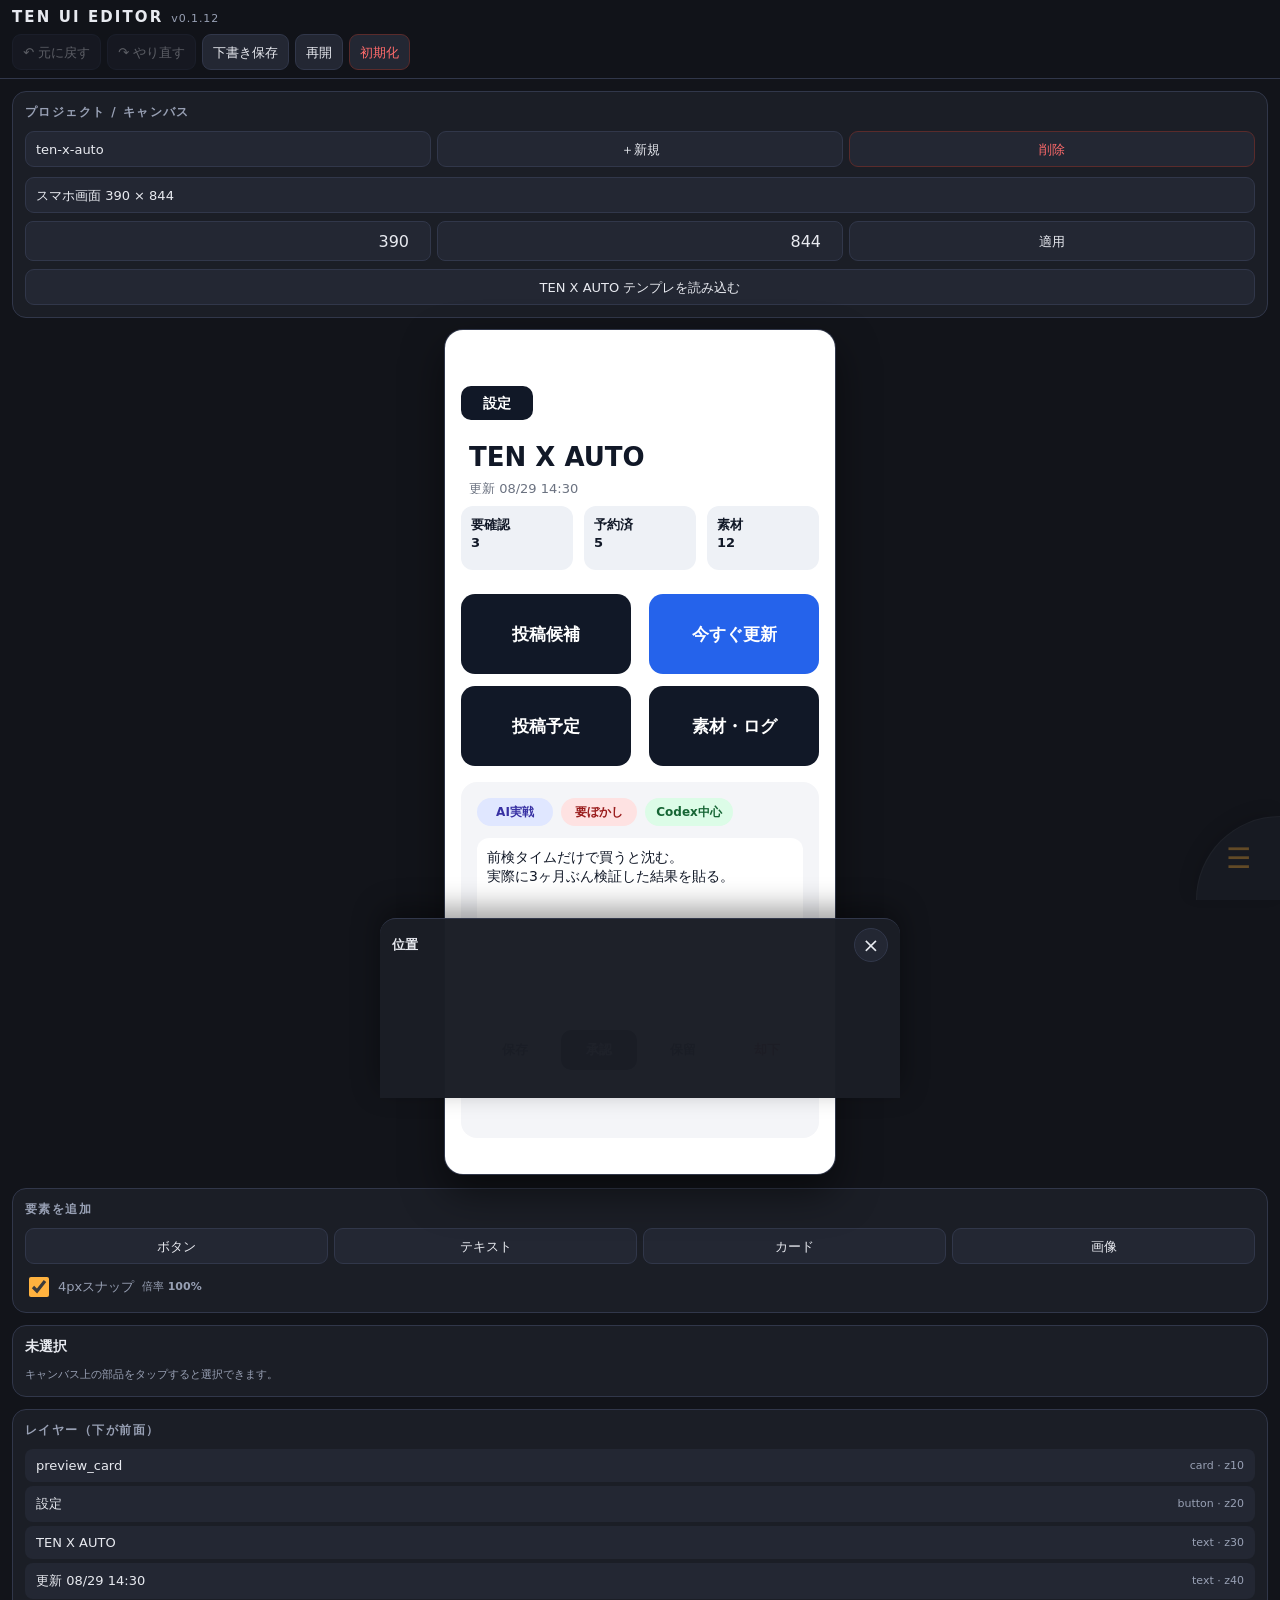
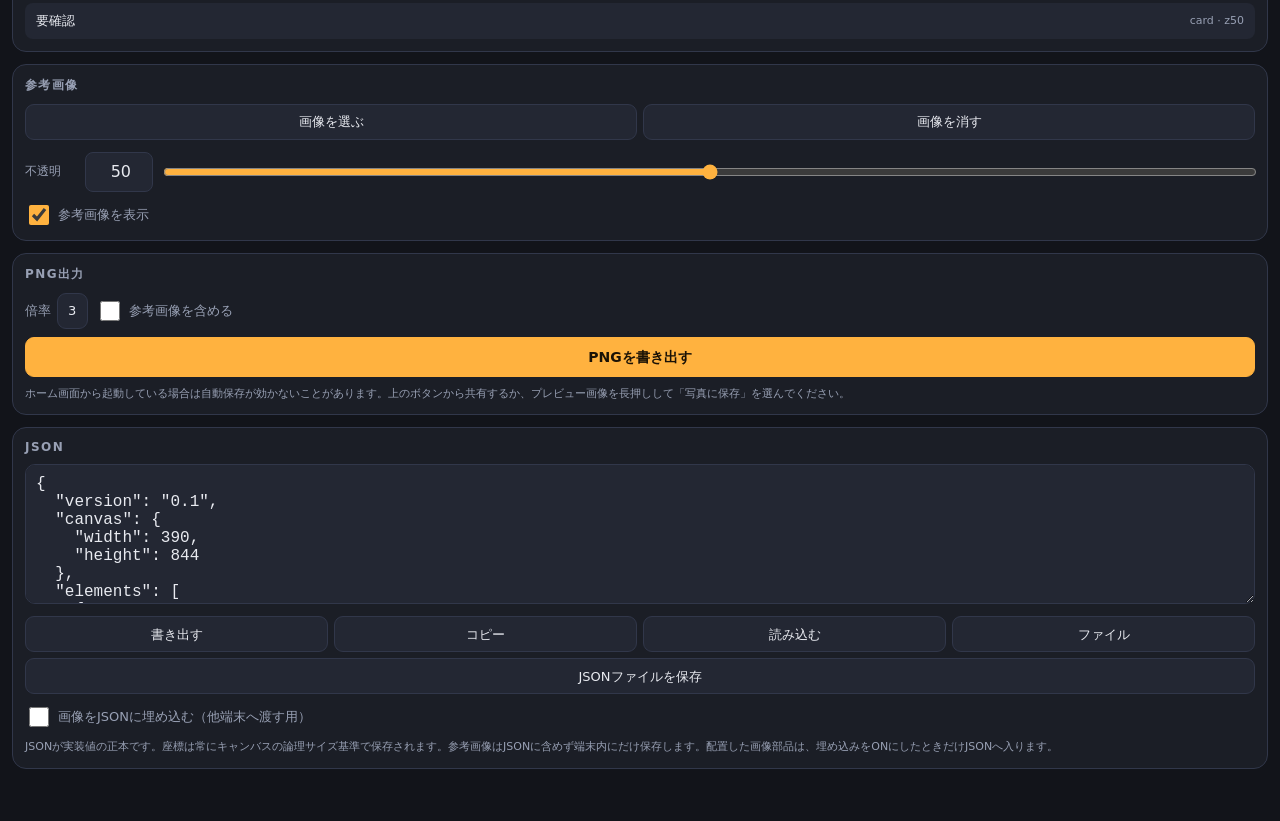
<file: index.html>
<!DOCTYPE html>
<html lang="ja">
<head>
<meta charset="utf-8">
<meta name="viewport" content="width=device-width, initial-scale=1, viewport-fit=cover, maximum-scale=1, user-scalable=no">
<title>TEN UI EDITOR</title>
<meta name="theme-color" content="#12141a">
<style>html,body{margin:0;background:#12141a;color:#e8eaf0;font-family:-apple-system,BlinkMacSystemFont,"Hiragino Sans","Noto Sans JP",system-ui,sans-serif}</style>
</head>
<body>
<script>
(function(){
  var css='jog-v012.css', patchCss='jog-v017-patch.css';
  var js='jog-v012.js', patchJs='jog-v017-patch.js';
  fetch('./index-v0.1.1.html',{cache:'no-store'})
    .then(function(r){if(!r.ok)throw new Error('core');return r.text();})
    .then(function(html){
      if(html.indexOf(css)<0){
        html=html.replace('</head>','<link rel="stylesheet" href="'+css+'"></head>');
      }
      if(html.indexOf(patchCss)<0){
        html=html.replace('</head>','<link rel="stylesheet" href="'+patchCss+'"></head>');
      }
      html=html.replace('<span>v0.1.1</span>','<span>v0.1.10</span>');
      if(html.indexOf(js)<0){
        html=html.replace('</body>','<script src="'+js+'"><'+'/script></body>');
      }
      if(html.indexOf(patchJs)<0){
        html=html.replace('</body>','<script src="'+patchJs+'"><'+'/script></body>');
      }
      document.open();
      document.write(html);
      document.close();
    })
    .catch(function(){location.replace('./index-v0.1.1.html');});
})();
</script>
</body>
</html>
</file>
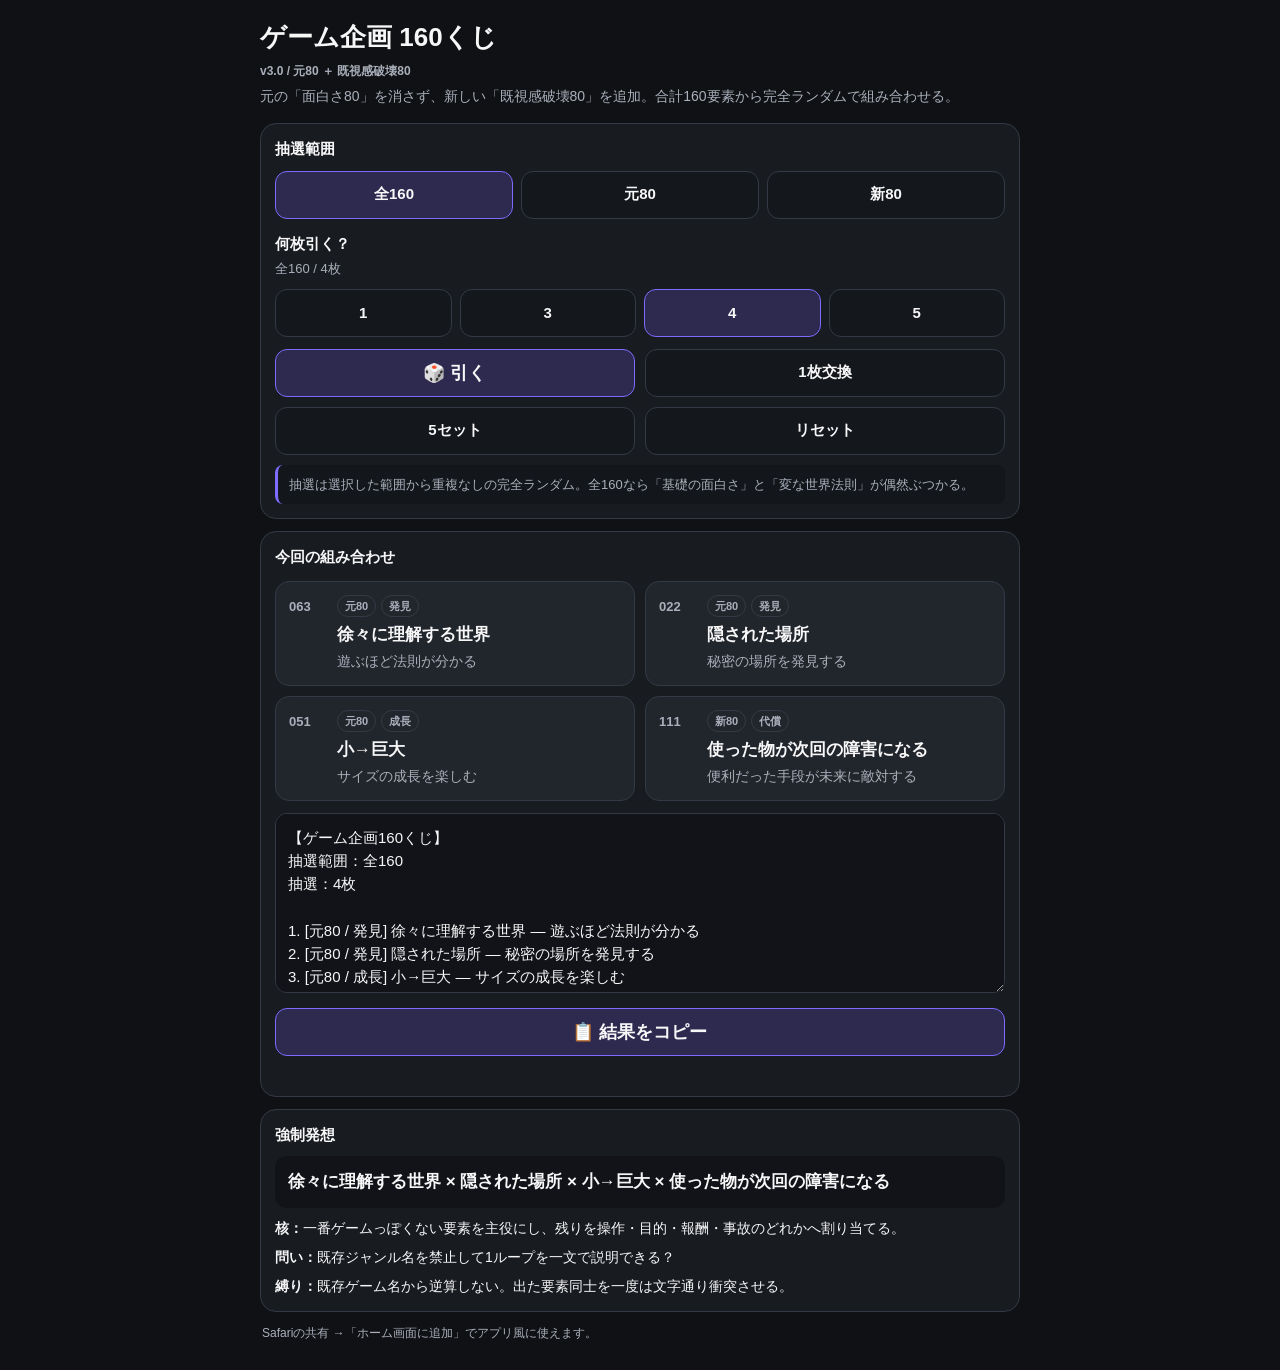
<file: game-idea-80/index.html>
<!doctype html>
<html lang="ja">
<head>
<meta charset="utf-8">
<meta name="viewport" content="width=device-width,initial-scale=1,viewport-fit=cover">
<meta name="theme-color" content="#101114">
<meta name="apple-mobile-web-app-capable" content="yes">
<meta name="apple-mobile-web-app-status-bar-style" content="black-translucent">
<meta name="apple-mobile-web-app-title" content="160くじ">
<title>ゲーム企画 160くじ</title>
<style>
:root{color-scheme:dark;--bg:#101114;--panel:#181b20;--card:#21252c;--line:#343a45;--text:#f7f7f8;--muted:#a9b0bb;--accent:#7d6cff;--accent2:#2e294f}
*{box-sizing:border-box}html{-webkit-text-size-adjust:100%;background:var(--bg)}
body{margin:0;background:var(--bg);color:var(--text);font-family:-apple-system,BlinkMacSystemFont,"SF Pro Text","Hiragino Sans","Yu Gothic",sans-serif;padding:max(18px,env(safe-area-inset-top)) 14px max(28px,env(safe-area-inset-bottom));line-height:1.5}
main{max-width:760px;margin:auto}h1{font-size:26px;margin:0 0 5px}.version{font-size:12px;color:var(--muted);font-weight:700}.lead{color:var(--muted);font-size:14px;margin:6px 0 16px}
.panel{border:1px solid var(--line);background:var(--panel);border-radius:16px;padding:14px;margin-top:12px}.label{font-weight:800;font-size:15px}.status{color:var(--muted);font-size:13px;margin-top:4px}
.pool-btns{display:grid;grid-template-columns:repeat(3,1fr);gap:8px;margin-top:10px}.btns{display:grid;grid-template-columns:repeat(4,1fr);gap:8px;margin-top:10px}.actions{display:grid;grid-template-columns:1fr 1fr;gap:10px;margin-top:12px}
button{appearance:none;-webkit-appearance:none;border:1px solid var(--line);background:#14171c;color:var(--text);min-height:48px;border-radius:12px;padding:9px 10px;font-size:15px;font-weight:700;touch-action:manipulation;-webkit-tap-highlight-color:transparent}
button:active{transform:scale(.985)}button.active,button.primary{background:var(--accent2);border-color:var(--accent)}button.primary{font-size:18px}
.cards{display:grid;gap:10px;margin-top:12px}.card{background:var(--card);border:1px solid var(--line);border-radius:14px;padding:13px;display:grid;grid-template-columns:38px 1fr;gap:10px}
.num{font-size:13px;color:var(--muted);font-weight:800;padding-top:2px}.tags{display:flex;flex-wrap:wrap;gap:5px;margin-bottom:5px}.tag{display:inline-block;font-size:11px;font-weight:800;color:var(--muted);border:1px solid var(--line);border-radius:999px;padding:2px 7px}
.name{font-size:17px;font-weight:900}.desc{font-size:14px;color:var(--muted);margin-top:3px}.formula{background:#111318;border-radius:12px;padding:13px;font-size:17px;font-weight:900;line-height:1.5;margin-top:10px;word-break:break-word}
.meta{font-size:14px;display:grid;gap:8px;margin-top:10px}.rapid{display:grid;gap:8px;margin-top:10px}.rapid-item{background:#13161b;border:1px solid var(--line);border-radius:12px;padding:11px;font-size:14px;line-height:1.6}
.copy-area{margin-top:12px}.copybox{width:100%;min-height:180px;resize:vertical;border:1px solid var(--line);border-radius:12px;background:#111318;color:var(--text);padding:12px;font-size:15px;line-height:1.55;font-family:inherit;-webkit-appearance:none}
.copy-actions{display:grid;grid-template-columns:1fr;gap:8px;margin-top:8px}.copy-status{min-height:20px;color:var(--muted);font-size:13px;margin-top:6px}.hidden{display:none}.rule-note{font-size:13px;color:var(--muted);margin-top:10px;padding:10px 11px;border-left:3px solid var(--accent);background:#13161b;border-radius:8px}
.note{font-size:12px;color:var(--muted);margin:12px 2px 0}@media(min-width:680px){.cards{grid-template-columns:1fr 1fr}}
</style>
</head>
<body>
<main>
<h1>ゲーム企画 160くじ</h1>
<div class="version">v3.0 / 元80 ＋ 既視感破壊80</div>
<p class="lead">元の「面白さ80」を消さず、新しい「既視感破壊80」を追加。合計160要素から完全ランダムで組み合わせる。</p>

<section class="panel">
<div class="label">抽選範囲</div>
<div class="pool-btns" id="poolBtns">
<button type="button" data-pool="all" class="active">全160</button>
<button type="button" data-pool="old">元80</button>
<button type="button" data-pool="new">新80</button>
</div>
<div class="label" style="margin-top:14px">何枚引く？</div>
<div id="status" class="status">全160から4枚引き</div>
<div class="btns" id="countBtns">
<button type="button" data-count="1">1</button><button type="button" data-count="3">3</button><button type="button" data-count="4" class="active">4</button><button type="button" data-count="5">5</button>
</div>
<div class="actions">
<button type="button" id="draw" class="primary">🎲 引く</button><button type="button" id="swap">1枚交換</button><button type="button" id="rapid">5セット</button><button type="button" id="reset">リセット</button>
</div>
<div class="rule-note">抽選は選択した範囲から重複なしの完全ランダム。全160なら「基礎の面白さ」と「変な世界法則」が偶然ぶつかる。</div>
</section>

<section class="panel">
<div class="label">今回の組み合わせ</div><div id="cards" class="cards"></div>
<div class="copy-area"><textarea id="copyText" class="copybox" readonly aria-label="コピペ用抽選結果"></textarea>
<div class="copy-actions"><button type="button" id="copyCurrent" class="primary">📋 結果をコピー</button></div><div id="copyStatus" class="copy-status" aria-live="polite"></div></div>
</section>

<section id="ideaPanel" class="panel hidden">
<div class="label">強制発想</div><div id="formula" class="formula"></div>
<div class="meta"><div><b>核：</b><span id="core"></span></div><div><b>問い：</b><span id="question"></span></div><div><b>縛り：</b>既存ゲーム名から逆算しない。出た要素同士を一度は文字通り衝突させる。</div></div>
</section>

<section id="rapidPanel" class="panel hidden">
<div class="label">5セット連続</div><div id="rapidResults" class="rapid"></div>
<div class="copy-actions"><button type="button" id="copyRapid">📋 5セットをコピー</button></div><div id="rapidCopyStatus" class="copy-status" aria-live="polite"></div>
</section>
<p class="note">Safariの共有 →「ホーム画面に追加」でアプリ風に使えます。</p>
</main>

<script>
(()=>{
const parts=[["元80","失敗","連鎖失敗","小さなミスが次の事故を呼ぶ"],["元80","創作","自動化","作った仕組みが勝手に動く"],["元80","予測","人間心理読み","相手の考えや行動を読む"],["元80","偶然","レア現象","めったに起きないことが起こる"],["元80","創作","自由配置","物を好きな場所に置ける"],["元80","欲・リスク","持ち帰り","生還・回収して初めて利益になる"],["元80","発見","未知の法則","最初は何が起きるか分からない"],["元80","観戦・実況","短い起承転結","1プレイに小さなドラマが生まれる"],["元80","創作","自分だけの戦術","正解が一つではない"],["元80","観戦・実況","大事故","派手な崩壊や事故が起きる"],["元80","観戦・実況","結果待ち","実行後の結果を見るのが楽しい"],["元80","欲・リスク","全ロスト","失敗すると全部失う"],["元80","成長","拠点発展","小さいものが徐々に育つ"],["元80","観戦・実況","視聴者だけ正解を知る","見る側に情報優位がある"],["元80","連鎖","ドミノ","1つの行動が順番に波及する"],["元80","成長","プレイヤースキル上達","本人の理解と腕が成長する"],["元80","成長","能力合成","複数能力を混ぜて使う"],["元80","予測","資源予測","足りるかどうかを読む"],["元80","失敗","笑える失敗","ミス自体がコンテンツになる"],["元80","所有・愛着","コレクション","揃えたくなる"],["元80","偶然","環境変化","天候・時間・地形などが変化する"],["元80","発見","隠された場所","秘密の場所を発見する"],["元80","成長","選択型進化","毎回違う成長方向を選ぶ"],["元80","成長","暴走型成長","強くなりすぎて制御不能になる"],["元80","失敗","派手に失敗","失敗が視覚的に分かりやすい"],["元80","観戦・実況","再現不能な瞬間","同じことが二度と起きない"],["元80","偶然","奇跡的成功","普通なら無理なことが通る"],["元80","創作","ルール作成","プレイヤー自身がルールを加える"],["元80","協力・対人","相互依存","一人では成立しない"],["元80","所有・愛着","名前を付ける","対象への所有感を生む"],["元80","偶然","予想外の乱入","突然第三者や事件が入る"],["元80","連鎖","状態異常連鎖","火→爆発→崩壊のようにつながる"],["元80","発見","条件付き現象","特定条件でだけ現象が起きる"],["元80","協力・対人","足を引っ張れる","事故でも故意でも他人を邪魔できる"],["元80","成長","弱→強","明確なパワーアップを味わう"],["元80","観戦・実況","一目で状況が分かる","初見でも理解できる"],["元80","欲・リスク","リスク選択","安全か欲張るかを選ぶ"],["元80","所有・愛着","カスタム","見た目や性能を変える"],["元80","創作","建築","自分で構造物を作る"],["元80","所有・愛着","傷・履歴","長く使うほど歴史が残る"],["元80","連鎖","連鎖事故","事故が別の事故を呼ぶ"],["元80","予測","物理結果予測","崩れるか耐えるかなどを読む"],["元80","予測","他人の癖が攻略対象","人そのものを読む"],["元80","発見","意外な使い方","想定外の用途を見つける"],["元80","欲・リスク","時間制限","急がされることで緊張が生まれる"],["元80","協力・対人","同期","タイミングを合わせる"],["元80","偶然","ランダム生成","毎回状況が変わる"],["元80","発見","秘密のルール","表向きと違う法則がある"],["元80","所有・愛着","展示","作ったものを他人に見せる"],["元80","失敗","自分の判断で事故る","自業自得の失敗が起きる"],["元80","成長","小→巨大","サイズの成長を楽しむ"],["元80","偶然","レア出現","珍しいものがたまに出る"],["元80","創作","組み立て","パーツから何かを作る"],["元80","予測","相手行動予測","次の動きを読む"],["元80","失敗","取り返し","失敗後も立て直せる"],["元80","成長","数が増える","少数から大量へ増殖する"],["元80","協力・対人","誤解","意思疎通のズレが遊びになる"],["元80","欲・リスク","禁断の選択","やるなと言われたことを試したくなる"],["元80","連鎖","連鎖成長","育つほどさらに育ちやすくなる"],["元80","所有・愛着","個体差","同じ種類でも特徴が違う"],["元80","予測","軌道予測","投げる・飛ぶ・落ちる軌道を読む"],["元80","協力・対人","1人だけ別情報","プレイヤー間に情報格差がある"],["元80","発見","徐々に理解する世界","遊ぶほど法則が分かる"],["元80","失敗","物理事故","想定からズレる挙動が起きる"],["元80","予測","確率判断","運を含めて判断する"],["元80","発見","組み合わせ発見","A+Bから新しい結果を見つける"],["元80","協力・対人","分業","役割を分けて進める"],["元80","協力・対人","1人だけ裏切り候補","協力の中に疑念がある"],["元80","失敗","ギリギリ復活","終わったと思ったところから助かる"],["元80","観戦・実況","視聴者も予想できる","見る側も結果を考えられる"],["元80","失敗","失敗の痕跡が残る","過去のミスが世界に蓄積する"],["元80","成長","成長が見た目に出る","強さが外見にも反映される"],["元80","連鎖","経済連鎖","稼ぐ→投資→さらに稼ぐ"],["元80","観戦・実況","短い挑戦の反復","短時間で何度も試せる"],["元80","失敗","ループする改善","失敗→修正→再挑戦が自然に回る"],["元80","偶然","状況だけ変わる","操作は同じでも状況が毎回違う"],["元80","所有・愛着","生物育成","育て方で結果が変わる"],["元80","欲・リスク","持ちすぎると危険","欲張るほどリスクが上がる"],["元80","観戦・実況","観察が楽しい","操作より結果を見ること自体が楽しい"],["元80","観戦・実況","キャラ差が出る","人によって遊び方が大きく変わる"],["新80","世界法則","見られていない物だけ動く","視界に入った瞬間だけ世界が静止する"],["新80","世界法則","重い物ほど上に落ちる","質量が増えるほど重力方向が逆転する"],["新80","世界法則","名前のない物は存在できない","名前を失った物から世界から消えていく"],["新80","世界法則","嘘をつくと物理法則が変わる","発言の真偽が重力や摩擦に影響する"],["新80","世界法則","同じ物が3つ揃うと融合する","三つ揃った瞬間に別の性質へ変化する"],["新80","世界法則","触れた物だけ時間が止まる","操作するほど世界に静止物が増える"],["新80","世界法則","音量が質量になる","大きな音ほど物理的に重くなる"],["新80","世界法則","影が本体より先に動く","影の行動を本体が後から追いかける"],["新80","入力制約","一度押した操作は10秒続く","短く修正できず、判断そのものが危険になる"],["新80","入力制約","1分に1回しか操作できない","一回の入力を長く見守る必要がある"],["新80","入力制約","操作するたびボタンの意味が変わる","同じ入力が次回は別の作用になる"],["新80","入力制約","反動でしか移動できない","物を押す・投げる反作用だけで移動する"],["新80","入力制約","画面を見ている間は動けない","確認と行動を同時にできない"],["新80","入力制約","同じ操作を連続で使えない","毎回別の手段へ切り替える必要がある"],["新80","入力制約","方向を直接選べない","周囲の物体を利用して進行方向を作る"],["新80","入力制約","未来の操作を予約する","今ではなく数秒後の自分へ命令を置く"],["新80","目的反転","完成させないのが目的","壊れず未完成の絶妙な状態を維持する"],["新80","目的反転","何も壊さず事故を起こす","被害ゼロのまま大騒動だけ発生させる"],["新80","目的反転","一番遅くゴールする","停止せず、最遅を狙う"],["新80","目的反転","勝者を作らない","誰か一人が勝つと全員失敗になる"],["新80","目的反転","正解を見つけても使わない","理解した法則を別の方法で迂回する"],["新80","目的反転","失敗させるが気づかせない","相手が自分の判断だと思う形で失敗を誘う"],["新80","目的反転","目的が途中で入れ替わる","過去の行動が新しい目的では邪魔になる"],["新80","目的反転","ゴールを自分で移動させる","到達するのではなく到達可能な場所を作る"],["新80","代償","強くなるほど情報が消える","能力上昇と引き換えにUIや記憶が欠ける"],["新80","代償","拾うほど主人公が別人になる","所持物が性格・能力・立場を上書きする"],["新80","代償","セーブするたび何か一つ失う","安全確保そのものにコストがある"],["新80","代償","便利な道具ほど世界を壊す","高性能な道具ほど法則へ副作用を起こす"],["新80","代償","成功するほど次回の操作が減る","上手くいくほど自由度が下がる"],["新80","代償","見つけるほど地図が消える","探索進行と同時に既知情報が失われる"],["新80","代償","使った物が次回の障害になる","便利だった手段が未来に敵対する"],["新80","代償","時間を稼ぐほど未来が難しくなる","現在を延命すると後半の環境が悪化する"],["新80","対象変換","UIが生物になる","ボタンやゲージが逃げたり眠ったりする"],["新80","対象変換","セーブデータがNPCになる","過去の記録が世界内キャラクターとして現れる"],["新80","対象変換","音が物体になる","発生した音を持つ・積む・投げることができる"],["新80","対象変換","ルールがアイテムになる","法則を拾い、捨て、交換できる"],["新80","対象変換","敵が地形になる","敵対存在が壁・床・坂として機能する"],["新80","対象変換","体力が場所になる","HPではなく安全に存在できる領域が減る"],["新80","対象変換","所持品が性格になる","持ち物構成が主人公の行動傾向を決める"],["新80","対象変換","会話が建築材料になる","言葉を足場や壁として世界に残せる"],["新80","現実モチーフ","検品","大量の物から微妙な違いを見抜き、判定の責任を負う"],["新80","現実モチーフ","測量","距離・高さ・角度を測る行為自体を遊びにする"],["新80","現実モチーフ","発酵","時間と環境で中身が勝手に変質していく"],["新80","現実モチーフ","引っ越し","限られた空間へ物を運び、詰め、壊さず移す"],["新80","現実モチーフ","葬儀","儀式・順序・人間関係を扱う"],["新80","現実モチーフ","会議","発言・沈黙・合意形成そのものをシステム化する"],["新80","現実モチーフ","道路工事","使われ続ける場所を止めずに作り替える"],["新80","現実モチーフ","清掃","汚れを消すだけでなく、何を残すか判断する"],["新80","認知情報","見落とした物ほど重要になる","注意を向けなかった対象が後から価値を持つ"],["新80","認知情報","記憶した内容が少しずつ嘘になる","プレイヤーの記録自体が時間で変質する"],["新80","認知情報","プレイヤーごとに因果が違う","同じ行動でも人によって結果の法則が異なる"],["新80","認知情報","チュートリアルが一部だけ間違う","説明を信じるか実験するかがゲームになる"],["新80","認知情報","NPCがプレイヤーの癖を誤学習する","AIが間違った人物像を作り、それに合わせて動く"],["新80","認知情報","未来の結果だけ先に見える","原因を知らないまま結果から逆算する"],["新80","認知情報","正解を知るほど選択肢が減る","理解が自由を狭める"],["新80","認知情報","見ていない場所の情報だけ正確","確認した瞬間に情報が曖昧になる"],["新80","時間空間","過去の自分が物理的に残る","以前の行動が次回も同じ場所で繰り返される"],["新80","時間空間","距離が時間になる","遠くへ行くほど未来へ進み、戻ると過去へ近づく"],["新80","時間空間","近づくほど対象が遠ざかる","直接追うほど到達不能になる"],["新80","時間空間","部屋の中の方が外より広い","空間サイズの常識が接続ごとに崩れる"],["新80","時間空間","失敗した場所が次回の入口になる","失敗地点が次プレイの開始地点になる"],["新80","時間空間","一歩ごとに世界の縮尺が変わる","歩行が巨大化・縮小を兼ねる"],["新80","時間空間","未来から順番に出来事が起きる","結果→途中→原因の順で体験する"],["新80","時間空間","物を置くと別の場所が削れる","空間総量が一定で配置が別空間を侵食する"],["新80","社会関係","NPCがプレイヤーを攻略する","NPC側が行動パターンを研究し対策を組む"],["新80","社会関係","仲間の成功が自分の失敗になる","協力と競争が同じ行動に共存する"],["新80","社会関係","全員の勝利条件が違うが誰も知らない","自分の目的すら観察から推測する"],["新80","社会関係","評判が物理パラメータになる","周囲の評価で重さ・速度・大きさが変化する"],["新80","社会関係","観察されるたび役割が変わる","他者に見られることで立場や能力が切り替わる"],["新80","社会関係","他人のミスを引き取れる","誰の失敗として処理するか選べる"],["新80","社会関係","観客の予想が世界へ影響する","多く予想された結果ほど起きにくくなる"],["新80","社会関係","約束した行動しかできない","宣言した予定が操作制約になる"],["新80","創発事故","物理事故","想定からズレた挙動そのものが展開を作る"],["新80","創発事故","自分の判断で事故る","原因が明確に自分の選択へ戻ってくる"],["新80","創発事故","失敗の痕跡が世界に残る","過去のやらかしが次回の地形や条件になる"],["新80","創発事故","予想外の乱入","第三者や現象が計画へ割り込む"],["新80","創発事故","連鎖事故","小さなミスが別システムへ伝播する"],["新80","創発事故","奇跡的成功","無理そうな状況が偶然の相互作用で通る"],["新80","創発事故","ルール同士が衝突する","複数の法則が同時成立し矛盾を起こす"],["新80","創発事故","何もしないことが連鎖を起こす","未操作が世界側の行動を進める"]];
let count=4,poolMode="all",current=[],rapidSets=[];
const $=s=>document.querySelector(s),$$=s=>Array.from(document.querySelectorAll(s));
function rnd(max){if(max<=1)return 0;if(window.crypto&&crypto.getRandomValues){const range=4294967296,limit=range-(range%max),a=new Uint32Array(1);do{crypto.getRandomValues(a)}while(a[0]>=limit);return a[0]%max}return Math.floor(Math.random()*max)}
function poolIndexes(){return parts.map((_,i)=>i).filter(i=>poolMode==="all"||(poolMode==="old"&&parts[i][0]==="元80")||(poolMode==="new"&&parts[i][0]==="新80"))}
function draw(n,exclude=[]){const blocked=new Set(exclude),pool=poolIndexes().filter(i=>!blocked.has(i)),out=[];for(let k=0;k<Math.min(n,pool.length);k++){const j=rnd(pool.length);out.push(pool[j]);pool.splice(j,1)}return out}
function poolLabel(){return poolMode==="all"?"全160":poolMode==="old"?"元80":"新80"}
async function copyText(text,statusEl){if(!text)return;let ok=false;try{if(navigator.clipboard&&window.isSecureContext){await navigator.clipboard.writeText(text);ok=true}}catch(_){}if(!ok){const ta=document.createElement("textarea");ta.value=text;ta.setAttribute("readonly","");ta.style.position="fixed";ta.style.opacity="0";document.body.appendChild(ta);ta.focus();ta.select();ta.setSelectionRange(0,ta.value.length);try{ok=document.execCommand("copy")}catch(_){}ta.remove()}if(statusEl){statusEl.textContent=ok?"コピーしました":"コピーできませんでした。下の欄を長押ししてコピーしてください。";setTimeout(()=>statusEl.textContent="",2200)}}
function currentCopyText(){if(!current.length)return "";const lines=["【ゲーム企画160くじ】","抽選範囲："+poolLabel(),"抽選："+current.length+"枚",""];current.forEach((i,n)=>lines.push((n+1)+". ["+parts[i][0]+" / "+parts[i][1]+"] "+parts[i][2]+" — "+parts[i][3]));lines.push("","組み合わせ："+current.map(i=>parts[i][2]).join(" × "));const q=$("#question")?$("#question").textContent:"";if(q)lines.push("問い："+q);return lines.join("\n")}
function rapidCopyText(){if(!rapidSets.length)return "";const lines=["【ゲーム企画160くじ｜5セット】","抽選範囲："+poolLabel(),""];rapidSets.forEach((set,n)=>lines.push((n+1)+". "+set.map(i=>"["+parts[i][0]+"] "+parts[i][2]).join(" × ")));return lines.join("\n")}
function syncCopyText(){const el=$("#copyText");if(el)el.value=currentCopyText()}
function card(i){const p=parts[i],a=document.createElement("article");a.className="card";const no=document.createElement("div");no.className="num";no.textContent=String(i+1).padStart(3,"0");const body=document.createElement("div"),tags=document.createElement("div"),src=document.createElement("span"),cat=document.createElement("span"),nm=document.createElement("div"),ds=document.createElement("div");tags.className="tags";src.className="tag";cat.className="tag";src.textContent=p[0];cat.textContent=p[1];tags.append(src,cat);nm.className="name";nm.textContent=p[2];ds.className="desc";ds.textContent=p[3];body.append(tags,nm,ds);a.append(no,body);return a}
function render(){ $("#cards").replaceChildren(...current.map(card));if(!current.length){$("#ideaPanel").classList.add("hidden");$("#status").textContent=poolLabel()+"から"+count+"枚引き";syncCopyText();return}const names=current.map(i=>parts[i][2]);$("#ideaPanel").classList.remove("hidden");$("#formula").textContent=names.join(" × ");$("#core").textContent="一番ゲームっぽくない要素を主役にし、残りを操作・目的・報酬・事故のどれかへ割り当てる。";const q=["この要素を全部文字通り実装すると、最初の60秒で何が起きる？","操作を3種類以内にしたら何が残る？","既存ジャンル名を禁止して1ループを一文で説明できる？","一番相性が悪い2要素を、あえて同時成立させると何になる？","成功より失敗の方が見たくなる形にできる？","主人公を人間以外にしたら、この組み合わせは何を操作するゲームになる？","視聴者が5秒で状況を理解できる画面にすると何が見える？","この4要素から『普通なら絶対やらないルール』を1つ決めると何？"];$("#question").textContent=q[rnd(q.length)];$("#status").textContent=poolLabel()+" / "+current.length+"枚";syncCopyText()}
$("#draw").addEventListener("click",()=>{current=draw(count);$("#rapidPanel").classList.add("hidden");render()});
$("#swap").addEventListener("click",()=>{if(!current.length)return;const pos=rnd(current.length),others=current.filter((_,i)=>i!==pos),r=draw(1,others);if(r.length)current[pos]=r[0];render()});
$("#rapid").addEventListener("click",()=>{const box=$("#rapidResults");box.replaceChildren();rapidSets=[];for(let s=0;s<5;s++){const set=draw(count);rapidSets.push(set);const row=document.createElement("div");row.className="rapid-item";row.textContent=(s+1)+". "+set.map(i=>"["+parts[i][0]+"] "+parts[i][2]).join(" × ");box.append(row)}$("#rapidPanel").classList.remove("hidden")});
$("#copyCurrent").addEventListener("click",()=>copyText(currentCopyText(),$("#copyStatus")));$("#copyRapid").addEventListener("click",()=>copyText(rapidCopyText(),$("#rapidCopyStatus")));
$("#reset").addEventListener("click",()=>{current=[];rapidSets=[];$("#cards").replaceChildren();$("#ideaPanel").classList.add("hidden");$("#rapidPanel").classList.add("hidden");render()});
$$('#countBtns button').forEach(btn=>btn.addEventListener("click",()=>{count=Math.max(1,Math.min(5,Number(btn.dataset.count)||4));$$('#countBtns button').forEach(b=>b.classList.remove("active"));btn.classList.add("active");$("#status").textContent=poolLabel()+"から"+count+"枚引き"}));
$$('#poolBtns button').forEach(btn=>btn.addEventListener("click",()=>{poolMode=btn.dataset.pool||"all";$$('#poolBtns button').forEach(b=>b.classList.remove("active"));btn.classList.add("active");current=[];rapidSets=[];$("#cards").replaceChildren();$("#ideaPanel").classList.add("hidden");$("#rapidPanel").classList.add("hidden");render()}));
current=draw(count);render();
})();
</script>
</body></html>
</file>
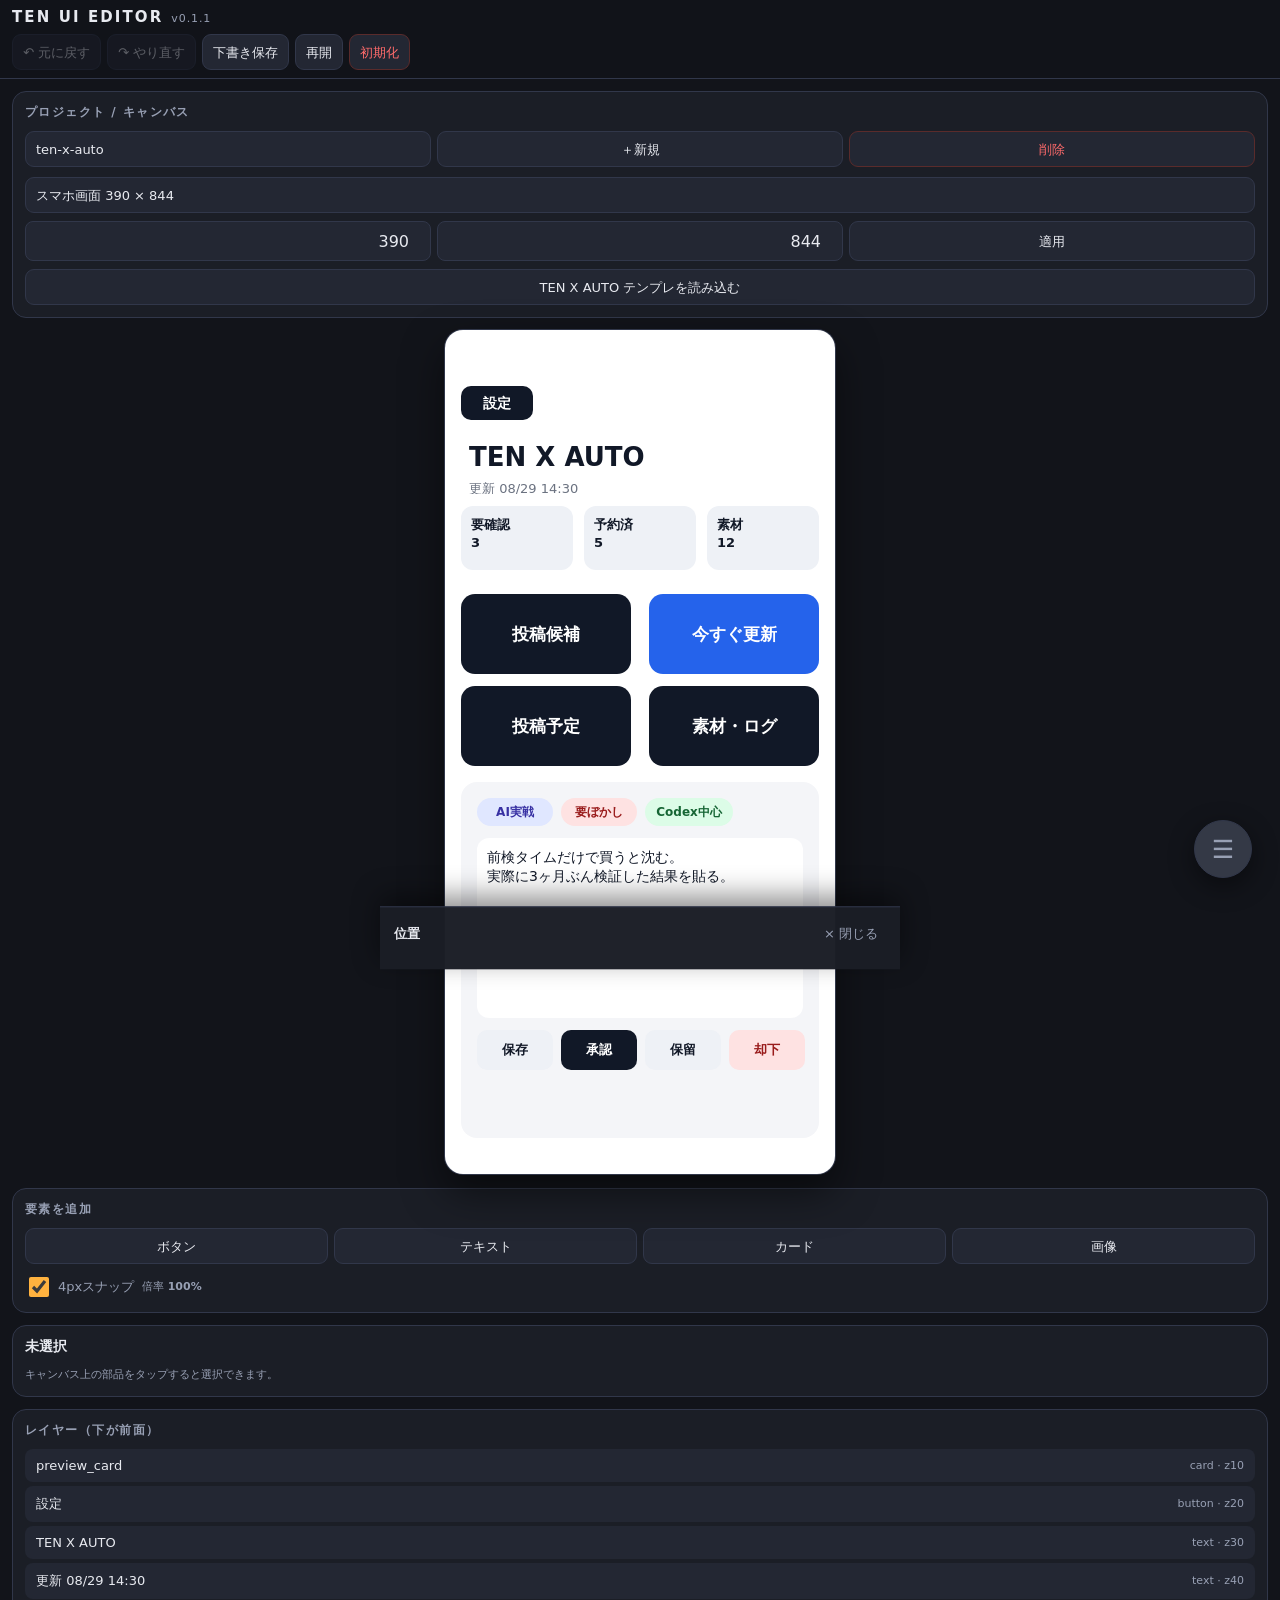
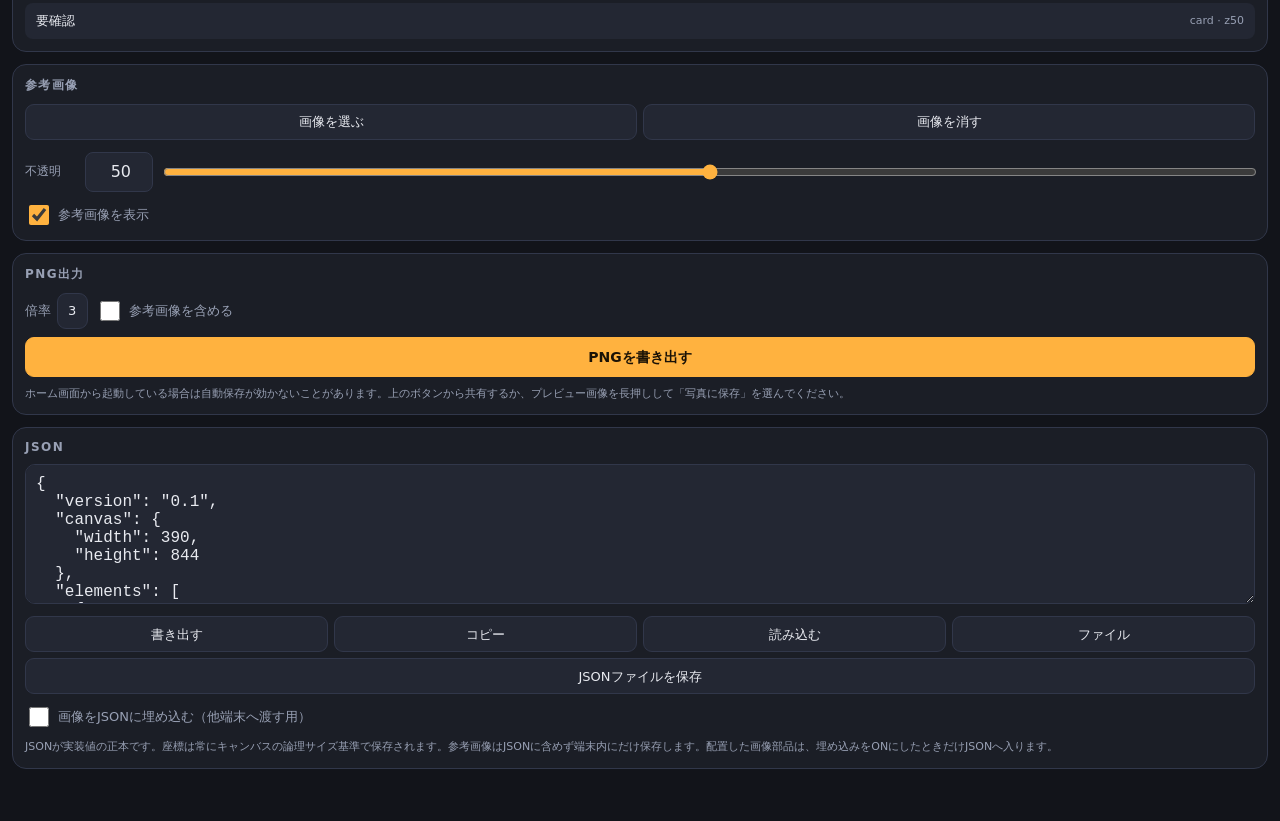
<file: index-v0.1.1.html>
<!DOCTYPE html>
<html lang="ja">
<head>
<meta charset="utf-8">
<meta name="viewport" content="width=device-width, initial-scale=1, viewport-fit=cover, maximum-scale=1, user-scalable=no">
<title>TEN UI EDITOR</title>
<meta name="apple-mobile-web-app-capable" content="yes">
<meta name="mobile-web-app-capable" content="yes">
<meta name="apple-mobile-web-app-status-bar-style" content="black-translucent">
<meta name="apple-mobile-web-app-title" content="TEN UI">
<meta name="theme-color" content="#12141a">
<link rel="manifest" href="manifest.json">
<link rel="apple-touch-icon" href="icon-180.png">
<link rel="icon" href="icon-192.png">
<style>
  :root{
    --bg:#12141a;
    --panel:#1b1e26;
    --panel2:#232733;
    --line:#31374a;
    --ink:#e8eaf0;
    --dim:#98a0b4;
    --accent:#ffb23f;
    --accent-ink:#1a1206;
    --danger:#ff6b6b;
    --hs:24px;
    font-size:16px;
  }
  *{box-sizing:border-box;-webkit-tap-highlight-color:transparent;}
  html,body{margin:0;padding:0;background:var(--bg);color:var(--ink);
    font-family:-apple-system,BlinkMacSystemFont,"Hiragino Sans","Noto Sans JP",system-ui,sans-serif;
    overflow-x:hidden;overscroll-behavior-y:none;
    -webkit-user-select:none;user-select:none;-webkit-touch-callout:none;}
  input,textarea{-webkit-user-select:text;user-select:text;-webkit-touch-callout:default;}
  #pngOut{-webkit-touch-callout:default;}
  body{padding:0 12px calc(40px + env(safe-area-inset-bottom));}

  header{position:sticky;top:0;z-index:50;background:rgba(18,20,26,.94);
    backdrop-filter:blur(8px);padding:calc(8px + env(safe-area-inset-top)) 0 8px;
    border-bottom:1px solid var(--line);margin:0 -12px 12px;padding-left:12px;padding-right:12px;}
  .brand{display:flex;align-items:baseline;gap:8px;margin-bottom:8px;}
  .brand h1{font-size:15px;letter-spacing:.14em;margin:0;font-weight:700;}
  .brand span{font-size:11px;color:var(--dim);letter-spacing:.08em;}
  .bar{display:flex;gap:6px;flex-wrap:wrap;}

  button,select,input{font-family:inherit;}
  .btn{appearance:none;border:1px solid var(--line);background:var(--panel2);color:var(--ink);
    border-radius:9px;padding:9px 12px;font-size:14px;min-height:40px;line-height:1;
    display:inline-flex;align-items:center;justify-content:center;gap:6px;cursor:pointer;}
  .btn:active{transform:translateY(1px);}
  .btn.pri{background:var(--accent);color:var(--accent-ink);border-color:var(--accent);font-weight:700;}
  .btn.dgr{color:var(--danger);border-color:#5a2b2b;}
  .btn[disabled]{opacity:.35;}
  .btn.sm{padding:7px 10px;font-size:13px;min-height:36px;}

  .stagewrap{position:relative;margin:0 auto 14px;}
  .stage{position:relative;width:390px;height:844px;background:#fff;
    transform-origin:top left;overflow:hidden;border-radius:18px;
    box-shadow:0 0 0 1px var(--line),0 18px 40px rgba(0,0,0,.5);
    touch-action:pan-y;user-select:none;-webkit-user-select:none;}
  #guideImg{position:absolute;inset:0;width:390px;height:844px;object-fit:cover;
    pointer-events:none;z-index:0;}
  .el{position:absolute;overflow:hidden;touch-action:pan-y;cursor:default;
    display:flex;white-space:pre-wrap;word-break:break-word;line-height:1.35;}
  .el.t-button{align-items:center;justify-content:center;text-align:center;}
  .el.t-text{align-items:flex-start;justify-content:flex-start;padding:8px;}
  .el.t-card{align-items:flex-start;justify-content:flex-start;padding:10px;}
  .selbox{position:absolute;z-index:99998;pointer-events:none;
    outline:2px solid var(--accent);outline-offset:0;}
  .h{position:absolute;width:var(--hs);height:var(--hs);border-radius:50%;
    background:transparent;touch-action:none;pointer-events:auto;z-index:99999;}
  .h::after{content:"";position:absolute;left:50%;top:50%;width:12px;height:12px;
    margin:-6px 0 0 -6px;background:#fff;border:2px solid var(--accent);border-radius:50%;
    box-shadow:0 1px 3px rgba(0,0,0,.4);}
  .h.nw{left:0;top:0;transform:translate(-50%,-50%);cursor:nwse-resize;}
  .h.ne{right:0;top:0;transform:translate(50%,-50%);cursor:nesw-resize;}
  .h.sw{left:0;bottom:0;transform:translate(-50%,50%);cursor:nesw-resize;}
  .h.se{right:0;bottom:0;transform:translate(50%,50%);cursor:nwse-resize;}

  .card{background:var(--panel);border:1px solid var(--line);border-radius:14px;
    padding:12px;margin-bottom:12px;}
  .card h2{font-size:12px;letter-spacing:.12em;color:var(--dim);margin:0 0 10px;font-weight:600;}
  .selname{font-size:14px;font-weight:700;margin:0 0 10px;display:flex;justify-content:space-between;
    align-items:center;gap:8px;}
  .selname em{font-style:normal;font-size:11px;color:var(--dim);letter-spacing:.06em;}

  .row{display:grid;grid-template-columns:44px 68px 1fr;align-items:center;gap:8px;margin-bottom:8px;}
  .row label{font-size:12px;color:var(--dim);}
  .num{width:100%;background:var(--panel2);border:1px solid var(--line);color:var(--ink);
    border-radius:8px;padding:8px 6px;font-size:16px;text-align:right;min-height:40px;}
  input[type=range]{width:100%;accent-color:var(--accent);height:40px;}
  .txt{width:100%;background:var(--panel2);border:1px solid var(--line);color:var(--ink);
    border-radius:8px;padding:10px;font-size:16px;min-height:44px;}
  .inline{display:flex;gap:8px;align-items:center;flex-wrap:wrap;margin-bottom:8px;}
  .inline label{font-size:13px;color:var(--dim);display:flex;align-items:center;gap:6px;}
  input[type=color]{width:44px;height:36px;padding:0;border:1px solid var(--line);
    border-radius:8px;background:var(--panel2);}
  input[type=checkbox]{width:20px;height:20px;accent-color:var(--accent);}
  .grid4{display:grid;grid-template-columns:repeat(4,1fr);gap:6px;}
  .grid3{display:grid;grid-template-columns:repeat(3,1fr);gap:6px;}
  .grid2{display:grid;grid-template-columns:repeat(2,1fr);gap:6px;}
  textarea{width:100%;height:140px;background:var(--panel2);border:1px solid var(--line);
    color:var(--ink);border-radius:10px;padding:10px;font-size:16px;
    font-family:ui-monospace,SFMono-Regular,Menlo,monospace;}
  .hint{font-size:11px;color:var(--dim);line-height:1.6;margin:8px 0 0;}
  #pngOut{width:100%;margin-top:10px;border-radius:10px;border:1px solid var(--line);display:none;}
  /* ---- side dock ---- */
  .dock{position:fixed;right:0;top:50%;z-index:150;display:flex;align-items:stretch;
    transform:translateY(-50%) translateX(calc(100% - 38px));transition:transform .22s ease;}
  .dock.open{transform:translateY(-50%) translateX(0);}
  .dock-tab{width:38px;flex:0 0 38px;border:1px solid var(--line);border-right:none;
    background:var(--panel);color:var(--ink);border-radius:13px 0 0 13px;font-size:12px;
    writing-mode:vertical-rl;text-orientation:upright;letter-spacing:.1em;padding:16px 0;
    cursor:pointer;box-shadow:-6px 0 18px rgba(0,0,0,.35);}
  .dock.open .dock-tab{color:var(--accent);}
  .dock-body{display:flex;gap:4px;background:var(--panel);border:1px solid var(--line);
    border-right:none;padding:10px 8px;box-shadow:-8px 0 24px rgba(0,0,0,.45);}
  .dock.dis .dock-body{opacity:.35;pointer-events:none;}
  .vcol{display:flex;flex-direction:column;align-items:center;gap:4px;width:46px;}
  .vlab{font-size:11px;color:var(--dim);}
  .vval{font-size:13px;font-weight:700;font-variant-numeric:tabular-nums;}
  .vbtn{width:38px;height:34px;border:1px solid var(--line);background:var(--panel2);
    color:var(--ink);border-radius:9px;font-size:17px;line-height:1;cursor:pointer;
    display:flex;align-items:center;justify-content:center;}
  .vbtn:active{background:var(--accent);color:var(--accent-ink);}
  .vwrap{position:relative;width:38px;height:150px;}
  .vwrap input[type=range]{position:absolute;left:50%;top:50%;width:150px;height:38px;margin:0;
    transform:translate(-50%,-50%) rotate(-90deg);}

  #toast{position:fixed;left:50%;bottom:calc(20px + env(safe-area-inset-bottom));
    transform:translateX(-50%);background:var(--accent);color:var(--accent-ink);
    padding:10px 16px;border-radius:999px;font-size:13px;font-weight:700;
    opacity:0;pointer-events:none;transition:opacity .18s;z-index:200;white-space:nowrap;}
  #toast.on{opacity:1;}
  .layers{display:flex;flex-direction:column;gap:4px;max-height:190px;overflow-y:auto;}
  .lay{display:flex;justify-content:space-between;align-items:center;gap:8px;
    background:var(--panel2);border:1px solid transparent;border-radius:8px;
    padding:8px 10px;font-size:13px;cursor:pointer;}
  .lay.on{border-color:var(--accent);}
  .lay em{font-style:normal;color:var(--dim);font-size:11px;}
  .a2hs{display:none;background:var(--panel);border:1px solid var(--accent);
    border-radius:14px;padding:12px 14px;margin-bottom:12px;font-size:13px;line-height:1.7;}
  .a2hs.on{display:block;}
  .a2hs b{color:var(--accent);}
  .a2hs button{float:right;margin-left:10px;}

  /* ---- v0.1.1 mobile quick editor ---- */
  .dock{display:none!important;}
  .quick-fab{position:fixed;right:18px;bottom:calc(22px + env(safe-area-inset-bottom));z-index:180;
    width:58px;height:58px;border-radius:50%;border:1px solid var(--line);background:#343946;color:var(--dim);
    box-shadow:0 8px 26px rgba(0,0,0,.45);font-size:25px;display:flex;align-items:center;justify-content:center;}
  .quick-fab.active{background:var(--accent);color:var(--accent-ink);border-color:var(--accent);}
  .quick-fab.open{transform:rotate(45deg);}
  .quick-menu{position:fixed;right:22px;bottom:calc(92px + env(safe-area-inset-bottom));z-index:179;
    display:flex;flex-direction:column;align-items:flex-end;gap:9px;pointer-events:none;opacity:0;transform:translateY(12px);transition:.18s;}
  .quick-menu.open{pointer-events:auto;opacity:1;transform:none;}
  .quick-menu button{border:1px solid var(--line);background:var(--panel);color:var(--ink);border-radius:999px;
    min-height:42px;padding:8px 15px;font-size:13px;box-shadow:0 5px 18px rgba(0,0,0,.35);}
  .quick-menu button b{display:inline-flex;width:25px;height:25px;border-radius:50%;background:var(--panel2);
    align-items:center;justify-content:center;margin-left:7px;color:var(--accent);}
  .quick-sheet{position:fixed;left:0;right:0;bottom:0;z-index:175;background:rgba(27,30,38,.98);
    border-top:1px solid var(--line);padding:10px 14px calc(12px + env(safe-area-inset-bottom));
    box-shadow:0 -10px 28px rgba(0,0,0,.45);transform:translateY(110%);transition:transform .2s ease;}
  .quick-sheet.open{transform:none;}
  .quick-head{display:flex;align-items:center;justify-content:space-between;margin-bottom:6px;font-size:13px;font-weight:700;}
  .quick-close{border:0;background:transparent;color:var(--dim);font-size:13px;padding:8px;}
  .quick-controls{display:grid;grid-template-columns:1fr;gap:4px;}
  .qrow{display:grid;grid-template-columns:42px 58px 1fr;align-items:center;gap:8px;}
  .qrow label{font-size:12px;color:var(--dim);}
  .qval{background:var(--panel2);border:1px solid var(--line);border-radius:8px;color:var(--ink);
    text-align:center;padding:7px 4px;font-size:14px;font-variant-numeric:tabular-nums;}
  .qrow input[type=range]{height:34px;}
  @media(min-width:700px){.quick-fab{right:28px}.quick-menu{right:32px}.quick-sheet{left:50%;right:auto;width:520px;transform:translate(-50%,110%)}.quick-sheet.open{transform:translate(-50%,0)}}

  @media (prefers-reduced-motion:reduce){*{transition:none!important;}}
</style>
</head>
<body>

<header>
  <div class="brand"><h1>TEN UI EDITOR</h1><span>v0.1.1</span></div>
  <div class="bar">
    <button class="btn sm" id="bUndo">↶ 元に戻す</button>
    <button class="btn sm" id="bRedo">↷ やり直す</button>
    <button class="btn sm" id="bSave">下書き保存</button>
    <button class="btn sm" id="bRestore">再開</button>
    <button class="btn sm dgr" id="bReset">初期化</button>
  </div>
</header>

<div class="a2hs" id="a2hs">
  <button class="btn sm" id="a2hsClose">閉じる</button>
  アプリとして使う → 下の <b>共有ボタン</b> をタップ → <b>ホーム画面に追加</b>。Safariのバーが消えて全画面になります。
</div>

<div class="card">
  <h2>プロジェクト / キャンバス</h2>
  <div class="grid3">
    <select class="btn sm" id="sProj"></select>
    <button class="btn sm" id="bProjNew">＋新規</button>
    <button class="btn sm dgr" id="bProjDel">削除</button>
  </div>
  <div style="margin-top:10px">
    <select class="btn sm" id="sPreset" style="width:100%">
      <option value="390x844">スマホ画面 390 × 844</option>
      <option value="430x932">スマホ大 430 × 932</option>
      <option value="1080x1080">正方形 1080 × 1080</option>
      <option value="1200x675">X 横長 1200 × 675</option>
      <option value="1280x720">サムネ 1280 × 720</option>
      <option value="1080x1920">ストーリー 1080 × 1920</option>
      <option value="custom">自由入力</option>
    </select>
  </div>
  <div class="grid3" style="margin-top:8px">
    <input class="num" type="number" id="nCW" min="50" max="4000">
    <input class="num" type="number" id="nCH" min="50" max="8000">
    <button class="btn sm" id="bCanvas">適用</button>
  </div>
  <button class="btn sm" id="bTemplate" style="width:100%;margin-top:8px">TEN X AUTO テンプレを読み込む</button>
</div>

<div class="stagewrap" id="stagewrap">
  <div class="stage" id="stage"><img id="guideImg" alt=""></div>
</div>

<div class="card">
  <h2>要素を追加</h2>
  <div class="grid4">
    <button class="btn sm" data-add="button">ボタン</button>
    <button class="btn sm" data-add="text">テキスト</button>
    <button class="btn sm" data-add="card">カード</button>
    <label class="btn sm" for="fAddImg">画像</label>
  </div>
  <input type="file" id="fAddImg" accept="image/*" style="display:none">
  <div class="inline" style="margin-top:10px;margin-bottom:0">
    <label><input type="checkbox" id="snap" checked> 4pxスナップ</label>
    <span class="hint" style="margin:0">倍率 <b id="scaleLbl">100%</b></span>
  </div>
</div>

<div class="card" id="panel">
  <div class="selname"><span id="selName">未選択</span><em id="selType"></em></div>
  <div id="ctrls" style="display:none">
    <div class="row"><label>X</label><input class="num" type="number" id="nX"><input type="range" id="rX" min="-100" max="390" step="1"></div>
    <div class="row"><label>Y</label><input class="num" type="number" id="nY"><input type="range" id="rY" min="-100" max="844" step="1"></div>
    <div class="row"><label>幅</label><input class="num" type="number" id="nW"><input type="range" id="rW" min="8" max="390" step="1"></div>
    <div class="row"><label>高さ</label><input class="num" type="number" id="nH"><input type="range" id="rH" min="8" max="844" step="1"></div>
    <div class="row"><label>文字</label><input class="num" type="number" id="nF"><input type="range" id="rF" min="8" max="72" step="1"></div>
    <div class="row"><label>角丸</label><input class="num" type="number" id="nR"><input type="range" id="rR" min="0" max="120" step="1"></div>
    <input class="txt" id="tText" placeholder="表示テキスト">
    <label class="btn sm" for="fRepImg" id="repImgBtn" style="width:100%;margin:8px 0;display:none">画像を差し替える</label>
    <input type="file" id="fRepImg" accept="image/*" style="display:none">
    <div class="inline" style="margin-top:8px">
      <label>背景 <input type="color" id="cFill"></label>
      <label><input type="checkbox" id="cNoFill"> 背景なし</label>
      <label>文字色 <input type="color" id="cInk"></label>
      <label><input type="checkbox" id="cBold"> 太字</label>
    </div>
    <div class="grid4">
      <button class="btn sm" id="bDup">複製</button>
      <button class="btn sm" id="bFwd">前面</button>
      <button class="btn sm" id="bBwd">背面</button>
      <button class="btn sm dgr" id="bDel">削除</button>
    </div>
  </div>
  <p class="hint" id="noSel">キャンバス上の部品をタップすると選択できます。</p>
</div>

<div class="card">
  <h2>レイヤー（下が前面）</h2>
  <div class="layers" id="layers"></div>
</div>

<div class="card">
  <h2>参考画像</h2>
  <div class="grid2">
    <label class="btn sm" for="fGuide">画像を選ぶ</label>
    <button class="btn sm" id="bGuideClear">画像を消す</button>
  </div>
  <input type="file" id="fGuide" accept="image/*" style="display:none">
  <div class="row" style="grid-template-columns:52px 68px 1fr;margin-top:10px">
    <label>不透明</label><input class="num" type="number" id="nOp" min="0" max="100"><input type="range" id="rOp" min="0" max="100" step="1">
  </div>
  <div class="inline" style="margin-bottom:0"><label><input type="checkbox" id="cGuideShow" checked> 参考画像を表示</label></div>
</div>

<div class="card">
  <h2>PNG出力</h2>
  <div class="inline">
    <label>倍率
      <select class="btn sm" id="sMult"><option>1</option><option>2</option><option selected>3</option></select>
    </label>
    <label><input type="checkbox" id="cPngGuide"> 参考画像を含める</label>
  </div>
  <button class="btn pri" id="bPng" style="width:100%">PNGを書き出す</button>
  <img id="pngOut" alt="出力プレビュー">
  <button class="btn sm" id="bPngShare" style="display:none;width:100%;margin-top:8px">PNGを共有・写真に保存</button>
  <p class="hint">ホーム画面から起動している場合は自動保存が効かないことがあります。上のボタンから共有するか、プレビュー画像を長押しして「写真に保存」を選んでください。</p>
</div>

<div class="card">
  <h2>JSON</h2>
  <textarea id="json" spellcheck="false"></textarea>
  <div class="grid4" style="margin-top:8px">
    <button class="btn sm" id="bJGet">書き出す</button>
    <button class="btn sm" id="bJCopy">コピー</button>
    <button class="btn sm" id="bJApply">読み込む</button>
    <label class="btn sm" for="fJson">ファイル</label>
  </div>
  <input type="file" id="fJson" accept=".json,application/json" style="display:none">
  <button class="btn sm" id="bJDl" style="width:100%;margin-top:6px">JSONファイルを保存</button>
  <button class="btn sm" id="bJShare" style="width:100%;margin-top:6px;display:none">JSONを共有する</button>
  <div class="inline" style="margin:10px 0 0"><label><input type="checkbox" id="cEmbedImg"> 画像をJSONに埋め込む（他端末へ渡す用）</label></div>
  <p class="hint">JSONが実装値の正本です。座標は常にキャンバスの論理サイズ基準で保存されます。参考画像はJSONに含めず端末内にだけ保存します。配置した画像部品は、埋め込みをONにしたときだけJSONへ入ります。</p>
</div>

<div class="dock dis" id="dock" aria-hidden="true"><button id="dockTab"></button><div id="vWv"></div><input id="vW" type="range"><div id="vHv"></div><input id="vH" type="range"><div id="vFv"></div><input id="vF" type="range"></div>

<div class="quick-menu" id="quickMenu">
  <button data-qmode="position">位置 <b>↕</b></button>
  <button data-qmode="size">サイズ <b>□</b></button>
  <button data-qmode="text">文字 <b>A</b></button>
  <button data-qmode="detail">詳細 <b>⋯</b></button>
</div>
<button class="quick-fab" id="quickFab" disabled aria-label="選択要素メニュー">☰</button>
<div class="quick-sheet" id="quickSheet">
  <div class="quick-head"><span id="quickTitle">位置</span><button class="quick-close" id="quickClose">× 閉じる</button></div>
  <div class="quick-controls" id="quickControls"></div>
</div>

<div id="toast"></div>

<script>
(function(){
"use strict";

var CW=390, CH=844;
var P_LIST="ten_ui_projects", P_CUR="ten_ui_current";
var proj="ten-x-auto";
function K(kind){ return "ten_ui:"+proj+":"+kind; }
var $=function(id){return document.getElementById(id);};
var stage=$("stage"), wrap=$("stagewrap"), guideImg=$("guideImg");

/* ---------- state ---------- */
var doc=null, sel=null, scale=1, snapOn=true;
var hist=[], hi=-1, HMAX=60;
var guide={src:null, opacity:50, visible:true};
var assets={};

function assetId(){ return "img_"+Date.now().toString(36)+Math.random().toString(36).slice(2,6); }
function srcOf(e){
  if(!e||!e.src) return null;
  return (e.src.indexOf("asset:")===0) ? (assets[e.src.slice(6)]||null) : e.src;
}
function loadAssets(){ try{ assets=JSON.parse(localStorage.getItem(K("assets")))||{}; }catch(_){ assets={}; } }
function saveAssets(){
  try{ localStorage.setItem(K("assets"),JSON.stringify(assets)); }
  catch(_){ toast("画像が大きすぎて保存できません"); }
}
function absorbAssets(d){
  d.elements.forEach(function(e){
    if(e.type==="image"&&typeof e.src==="string"&&e.src.indexOf("data:")===0){
      var id=assetId(); assets[id]=e.src; e.src="asset:"+id;
    }
  });
  saveAssets();
}

function uid(base){
  var n=1, id=base;
  var taken={}; doc.elements.forEach(function(e){taken[e.id]=1;});
  while(taken[id]){ id=base+"_"+(++n); }
  return id;
}
function clone(o){ return JSON.parse(JSON.stringify(o)); }
function toast(m){ var t=$("toast"); t.textContent=m; t.classList.add("on");
  clearTimeout(t._t); t._t=setTimeout(function(){t.classList.remove("on");},1500); }

/* ---------- initial template ---------- */
function initialDoc(){
  var E=[];
  var z=0;
  function add(o){ o.zIndex=(z+=10); E.push(o); }
  add({id:"preview_card",type:"card",text:"",x:16,y:452,width:358,height:356,fontSize:13,borderRadius:16,fill:"#f4f5f8",textColor:"#111827",fontWeight:400});
  add({id:"settings",type:"button",text:"設定",x:16,y:56,width:72,height:34,fontSize:14,borderRadius:10,fill:"#111827",textColor:"#ffffff",fontWeight:700});
  add({id:"title",type:"text",text:"TEN X AUTO",x:16,y:102,width:240,height:36,fontSize:26,borderRadius:0,fill:"transparent",textColor:"#111827",fontWeight:700});
  add({id:"updated",type:"text",text:"更新 08/29 14:30",x:16,y:142,width:240,height:22,fontSize:13,borderRadius:0,fill:"transparent",textColor:"#6b7280",fontWeight:400});
  add({id:"stat_check",type:"card",text:"要確認\n3",x:16,y:176,width:112,height:64,fontSize:13,borderRadius:12,fill:"#eef1f6",textColor:"#111827",fontWeight:700});
  add({id:"stat_reserved",type:"card",text:"予約済\n5",x:139,y:176,width:112,height:64,fontSize:13,borderRadius:12,fill:"#eef1f6",textColor:"#111827",fontWeight:700});
  add({id:"stat_assets",type:"card",text:"素材\n12",x:262,y:176,width:112,height:64,fontSize:13,borderRadius:12,fill:"#eef1f6",textColor:"#111827",fontWeight:700});
  add({id:"btn_candidates",type:"button",text:"投稿候補",x:16,y:264,width:170,height:80,fontSize:17,borderRadius:14,fill:"#111827",textColor:"#ffffff",fontWeight:700});
  add({id:"btn_refresh",type:"button",text:"今すぐ更新",x:204,y:264,width:170,height:80,fontSize:17,borderRadius:14,fill:"#2563eb",textColor:"#ffffff",fontWeight:700});
  add({id:"btn_scheduled",type:"button",text:"投稿予定",x:16,y:356,width:170,height:80,fontSize:17,borderRadius:14,fill:"#111827",textColor:"#ffffff",fontWeight:700});
  add({id:"btn_assets",type:"button",text:"素材・ログ",x:204,y:356,width:170,height:80,fontSize:17,borderRadius:14,fill:"#111827",textColor:"#ffffff",fontWeight:700});
  add({id:"chip_ai",type:"button",text:"AI実戦",x:32,y:468,width:76,height:28,fontSize:12,borderRadius:14,fill:"#e0e7ff",textColor:"#3730a3",fontWeight:700});
  add({id:"chip_blur",type:"button",text:"要ぼかし",x:116,y:468,width:76,height:28,fontSize:12,borderRadius:14,fill:"#fee2e2",textColor:"#991b1b",fontWeight:700});
  add({id:"chip_codex",type:"button",text:"Codex中心",x:200,y:468,width:88,height:28,fontSize:12,borderRadius:14,fill:"#dcfce7",textColor:"#166534",fontWeight:700});
  add({id:"post_body",type:"card",text:"前検タイムだけで買うと沈む。\n実際に3ヶ月ぶん検証した結果を貼る。",x:32,y:508,width:326,height:180,fontSize:14,borderRadius:12,fill:"#ffffff",textColor:"#111827",fontWeight:400});
  add({id:"act_save",type:"button",text:"保存",x:32,y:700,width:76,height:40,fontSize:13,borderRadius:10,fill:"#eef1f6",textColor:"#111827",fontWeight:700});
  add({id:"act_approve",type:"button",text:"承認",x:116,y:700,width:76,height:40,fontSize:13,borderRadius:10,fill:"#111827",textColor:"#ffffff",fontWeight:700});
  add({id:"act_hold",type:"button",text:"保留",x:200,y:700,width:76,height:40,fontSize:13,borderRadius:10,fill:"#eef1f6",textColor:"#111827",fontWeight:700});
  add({id:"act_reject",type:"button",text:"却下",x:284,y:700,width:76,height:40,fontSize:13,borderRadius:10,fill:"#fee2e2",textColor:"#991b1b",fontWeight:700});
  return {version:"0.1", canvas:{width:390,height:844}, elements:E};
}
function blankDoc(w,h){
  var fs=Math.max(14,Math.round(w*0.05));
  return {version:"0.1", canvas:{width:w,height:h}, elements:[{
    id:"text_1", type:"text", text:"テキスト",
    x:Math.round(w*0.08), y:Math.round(h*0.08),
    width:Math.round(w*0.84), height:Math.round(fs*1.6),
    fontSize:fs, borderRadius:0,
    fill:"transparent", textColor:"#111827", fontWeight:700, zIndex:10
  }]};
}

/* ---------- validation ---------- */
function num(v,d,min,max){
  var n=typeof v==="number"?v:parseFloat(v);
  if(!isFinite(n)) n=d;
  if(min!==undefined&&n<min) n=min;
  if(max!==undefined&&n>max) n=max;
  return Math.round(n*100)/100;
}
function color(v,d){
  if(typeof v!=="string") return d;
  if(v==="transparent") return v;
  return /^#[0-9a-fA-F]{3,8}$/.test(v)?v:d;
}
function sanitize(raw){
  if(!raw||typeof raw!=="object") throw new Error("JSONの形式が違います");
  var els=raw.elements;
  if(!Array.isArray(els)) throw new Error("elements が配列ではありません");
  var seen={}, out=[], z=0;
  els.forEach(function(e,i){
    if(!e||typeof e!=="object") return;
    var type=({button:1,text:1,card:1,image:1})[e.type]?e.type:"card";
    var id=(typeof e.id==="string"&&e.id)?e.id.slice(0,64):("el_"+(i+1));
    while(seen[id]) id=id+"_2";
    seen[id]=1;
    var o={
      id:id, type:type,
      text:typeof e.text==="string"?e.text.slice(0,2000):"",
      x:num(e.x,0,-4000,4000), y:num(e.y,0,-4000,8000),
      width:num(e.width,80,8,4000), height:num(e.height,40,8,8000),
      fontSize:num(e.fontSize,14,4,400), borderRadius:num(e.borderRadius,0,0,900),
      fill:color(e.fill,"#eef1f6"), textColor:color(e.textColor,"#111827"),
      fontWeight:(num(e.fontWeight,400,100,900)>=600?700:400),
      zIndex:num(e.zIndex,(z+=10),0,1e6)
    };
    if(type==="image"&&typeof e.src==="string"&&/^(asset:|data:image\/|https?:)/.test(e.src)) o.src=e.src;
    out.push(o);
  });
  if(!out.length) throw new Error("要素が0件です");
  var cv=raw.canvas&&typeof raw.canvas==="object"?raw.canvas:{};
  return {version:"0.1", canvas:{width:num(cv.width,CW,50,4000), height:num(cv.height,CH,50,8000)}, elements:out};
}

/* ---------- history ---------- */
function pushHist(){
  hist=hist.slice(0,hi+1);
  hist.push(clone(doc));
  if(hist.length>HMAX) hist.shift();
  hi=hist.length-1;
  syncHistBtns();
}
function commit(){ pushHist(); saveDraft(true); }
function syncHistBtns(){ $("bUndo").disabled=(hi<=0); $("bRedo").disabled=(hi>=hist.length-1); }
function undo(){ if(hi<=0) return; hi--; doc=clone(hist[hi]); if(!byId(sel)) sel=null; render(); syncHistBtns(); saveDraft(true); toast("元に戻しました"); }
function redo(){ if(hi>=hist.length-1) return; hi++; doc=clone(hist[hi]); if(!byId(sel)) sel=null; render(); syncHistBtns(); saveDraft(true); toast("やり直しました"); }

/* ---------- helpers ---------- */
function byId(id){ if(!id) return null; for(var i=0;i<doc.elements.length;i++) if(doc.elements[i].id===id) return doc.elements[i]; return null; }
function sorted(){ return doc.elements.slice().sort(function(a,b){return a.zIndex-b.zIndex;}); }
function snap(v){ return snapOn?Math.round(v/4)*4:Math.round(v); }

/* ---------- layout / scale ---------- */
function applyCanvas(){
  CW=doc.canvas.width; CH=doc.canvas.height;
  stage.style.width=CW+"px"; stage.style.height=CH+"px";
  guideImg.style.width=CW+"px"; guideImg.style.height=CH+"px";
  $("rX").max=CW; $("rW").max=CW; $("vW").max=CW;
  $("rY").max=CH; $("rH").max=CH; $("vH").max=CH;
  $("rF").max=Math.max(72,Math.round(CH/6)); $("vF").max=$("rF").max;
  $("nCW").value=CW; $("nCH").value=CH;
  var key=CW+"x"+CH, found=false;
  Array.prototype.slice.call($("sPreset").options).forEach(function(o){ if(o.value===key) found=true; });
  $("sPreset").value=found?key:"custom";
  fit();
}
function fit(){
  var avail=Math.min(window.innerWidth-24, CW);
  scale=avail/CW;
  stage.style.transform="scale("+scale+")";
  wrap.style.width=CW*scale+"px";
  wrap.style.height=CH*scale+"px";
  document.documentElement.style.setProperty("--hs",(26/scale)+"px");
  $("scaleLbl").textContent=Math.round(scale*100)+"%";
}
window.addEventListener("resize",fit);
window.addEventListener("orientationchange",function(){setTimeout(fit,200);});

/* ---------- render ---------- */
function render(){
  Array.prototype.slice.call(stage.querySelectorAll(".el,.selbox")).forEach(function(n){n.remove();});
  sorted().forEach(function(e){
    var d=document.createElement("div");
    d.className="el t-"+e.type;
    d.dataset.id=e.id;
    var s=d.style;
    s.left=e.x+"px"; s.top=e.y+"px"; s.width=e.width+"px"; s.height=e.height+"px";
    s.fontSize=e.fontSize+"px"; s.borderRadius=e.borderRadius+"px";
    s.background=(e.fill==="transparent")?"transparent":e.fill;
    s.color=e.textColor; s.fontWeight=e.fontWeight; s.zIndex=String(e.zIndex);
    if(e.type==="image"){
      var u=srcOf(e);
      s.backgroundImage=u?('url("'+u+'")'):"none";
      s.backgroundSize="cover"; s.backgroundPosition="center";
      if(!u){ s.background="#e5e7eb"; d.textContent="画像なし"; }
    }else{
      d.textContent=e.text;                  /* innerHTML は使わない */
    }
    stage.appendChild(d);
  });
  drawSelBox();
  syncPanel(); renderLayers(); renderGuide();
}
function drawSelBox(){
  var old=stage.querySelector(".selbox"); if(old) old.remove();
  var e=byId(sel); if(!e) return;
  var b=document.createElement("div");
  b.className="selbox";
  b.style.left=e.x+"px"; b.style.top=e.y+"px";
  b.style.width=e.width+"px"; b.style.height=e.height+"px";
  b.style.borderRadius=e.borderRadius+"px";
  ["nw","ne","sw","se"].forEach(function(c){
    var h=document.createElement("div");
    h.className="h "+c; h.dataset.corner=c;
    b.appendChild(h);
  });
  stage.appendChild(b);
}
function renderGuide(){
  if(guide.src&&guide.visible){ guideImg.src=guide.src; guideImg.style.display="block"; guideImg.style.opacity=guide.opacity/100; }
  else { guideImg.style.display="none"; }
  $("nOp").value=guide.opacity; $("rOp").value=guide.opacity; $("cGuideShow").checked=guide.visible;
}
function renderLayers(){
  var box=$("layers"); box.innerHTML="";
  sorted().forEach(function(e){
    var d=document.createElement("div");
    d.className="lay"+(e.id===sel?" on":"");
    var a=document.createElement("span"); a.textContent=(e.text||e.id).split("\n")[0].slice(0,18)||e.id;
    var b=document.createElement("em"); b.textContent=e.type+" · z"+e.zIndex;
    d.appendChild(a); d.appendChild(b);
    d.onclick=function(){ sel=e.id; render(); };
    box.appendChild(d);
  });
}

/* ---------- panel ---------- */
var PAIRS=[["X","x"],["Y","y"],["W","width"],["H","height"],["F","fontSize"],["R","borderRadius"]];
function syncDock(e){
  var fab=$("quickFab");
  if(fab){ fab.disabled=!e; fab.classList.toggle("active",!!e); }
  var map=[["vW","width"],["vH","height"],["vF","fontSize"]];
  map.forEach(function(p){
    var s=$(p[0]), lbl=$(p[0]+"v");
    if(!s||!lbl) return;
    if(!e){ lbl.textContent="–"; return; }
    s.value=e[p[1]]; lbl.textContent=Math.round(e[p[1]]);
  });
  if(window.refreshQuick) window.refreshQuick();
}
function syncPanel(){
  var e=byId(sel);
  $("ctrls").style.display=e?"block":"none";
  $("noSel").style.display=e?"none":"block";
  $("selName").textContent=e?(e.text?e.text.split("\n")[0].slice(0,20):e.id):"未選択";
  $("selType").textContent=e?(e.id+" / "+e.type):"";
  syncDock(e);
  if(!e) return;
  function put(node,v){ if(node!==document.activeElement) node.value=v; }
  PAIRS.forEach(function(p){ put($("n"+p[0]),e[p[1]]); put($("r"+p[0]),e[p[1]]); });
  put($("tText"),e.text);
  $("repImgBtn").style.display=(e.type==="image")?"flex":"none";
  $("tText").style.display=(e.type==="image")?"none":"block";
  $("cNoFill").checked=(e.fill==="transparent");
  $("cFill").value=(e.fill==="transparent")?"#ffffff":e.fill;
  $("cInk").value=e.textColor;
  $("cBold").checked=(e.fontWeight>=600);
}
function apply(prop,val,doCommit){
  var e=byId(sel); if(!e) return;
  e[prop]=val; render();
  if(doCommit) commit();
}
PAIRS.forEach(function(p){
  var n=$("n"+p[0]), r=$("r"+p[0]), key=p[1];
  var min=(key==="width"||key==="height")?8:(key==="fontSize"?4:(key==="borderRadius"?0:-2000));
  function set(v,c){ var x=num(v,0,min,4000); apply(key,x,c); }
  n.addEventListener("input",function(){ set(n.value,false); });
  n.addEventListener("change",function(){ set(n.value,true); });
  r.addEventListener("input",function(){ set(r.value,false); });
  r.addEventListener("change",function(){ set(r.value,true); });
});
$("tText").addEventListener("input",function(){ apply("text",this.value,false); });
$("tText").addEventListener("change",function(){ apply("text",this.value,true); });
$("cFill").addEventListener("input",function(){ $("cNoFill").checked=false; apply("fill",this.value,false); });
$("cFill").addEventListener("change",function(){ apply("fill",this.value,true); });
$("cNoFill").addEventListener("change",function(){ apply("fill",this.checked?"transparent":$("cFill").value,true); });
$("cInk").addEventListener("input",function(){ apply("textColor",this.value,false); });
$("cInk").addEventListener("change",function(){ apply("textColor",this.value,true); });
$("cBold").addEventListener("change",function(){ apply("fontWeight",this.checked?700:400,true); });

/* ---------- add / dup / delete / order ---------- */
var PRESET={
  button:{text:"ボタン",width:120,height:44,fontSize:15,borderRadius:12,fill:"#111827",textColor:"#ffffff",fontWeight:700},
  text:{text:"テキスト",width:180,height:28,fontSize:16,borderRadius:0,fill:"transparent",textColor:"#111827",fontWeight:400},
  card:{text:"カード",width:200,height:120,fontSize:14,borderRadius:14,fill:"#eef1f6",textColor:"#111827",fontWeight:400}
};
function maxZ(){ return doc.elements.reduce(function(m,e){return Math.max(m,e.zIndex);},0); }
document.querySelectorAll("[data-add]").forEach(function(b){
  b.addEventListener("click",function(){
    var t=b.dataset.add, p=PRESET[t];
    var e={id:uid(t),type:t,text:p.text,x:snap(40),y:snap(40),width:p.width,height:p.height,
      fontSize:p.fontSize,borderRadius:p.borderRadius,fill:p.fill,textColor:p.textColor,
      fontWeight:p.fontWeight,zIndex:maxZ()+10};
    doc.elements.push(e); sel=e.id; render(); commit(); toast("追加しました");
  });
});
$("bDup").addEventListener("click",function(){
  var e=byId(sel); if(!e) return;
  var c=clone(e); c.id=uid(e.id.replace(/_\d+$/,"")); c.x=e.x+12; c.y=e.y+12; c.zIndex=maxZ()+10;
  doc.elements.push(c); sel=c.id; render(); commit(); toast("複製しました");
});
$("bDel").addEventListener("click",function(){
  var e=byId(sel); if(!e) return;
  if(doc.elements.length<=1){ toast("最後の1個は消せません"); return; }
  doc.elements=doc.elements.filter(function(x){return x.id!==e.id;});
  sel=null; render(); commit(); toast("削除しました");
});
function reorder(dir){
  var e=byId(sel); if(!e) return;
  var arr=sorted(), i=arr.indexOf(e), j=i+dir;
  if(j<0||j>=arr.length) return;
  var t=arr[j].zIndex; arr[j].zIndex=e.zIndex; e.zIndex=t;
  render(); commit();
}
$("bFwd").addEventListener("click",function(){reorder(1);});
$("bBwd").addEventListener("click",function(){reorder(-1);});

/* ---------- pointer: drag & resize ---------- */
var drag=null;
stage.addEventListener("pointerdown",function(ev){
  var t=ev.target;
  var handle=(t.classList&&t.classList.contains("h"))?t:null;
  var e=null;
  if(handle){
    e=byId(sel);
  }else{
    if(t===stage||t===guideImg){ sel=null; render(); return; }
    var node=t.closest?t.closest(".el"):null;
    if(!node) return;
    e=byId(node.dataset.id);
    if(e && sel!==e.id){ sel=e.id; render(); }
    /* v0.1.1: 本体タップは選択のみ。上下スワイプはページスクロールに渡す。 */
    return;
  }
  if(!e) return;
  ev.preventDefault();
  drag={
    mode:"resize",
    corner:handle?handle.dataset.corner:null,
    id:e.id, sx:ev.clientX, sy:ev.clientY,
    ox:e.x, oy:e.y, ow:e.width, oh:e.height, moved:false
  };
  try{ stage.setPointerCapture(ev.pointerId); }catch(_){}
},{passive:false});

stage.addEventListener("pointermove",function(ev){
  if(!drag) return;
  var e=byId(drag.id); if(!e) return;
  ev.preventDefault();
  var dx=(ev.clientX-drag.sx)/scale, dy=(ev.clientY-drag.sy)/scale;
  if(Math.abs(dx)>1||Math.abs(dy)>1) drag.moved=true;
  if(drag.mode==="move"){
    e.x=snap(drag.ox+dx); e.y=snap(drag.oy+dy);
  }else{
    var c=drag.corner, x=drag.ox, y=drag.oy, w=drag.ow, h=drag.oh;
    if(c==="nw"){ x=drag.ox+dx; y=drag.oy+dy; w=drag.ow-dx; h=drag.oh-dy; }
    if(c==="ne"){ y=drag.oy+dy; w=drag.ow+dx; h=drag.oh-dy; }
    if(c==="sw"){ x=drag.ox+dx; w=drag.ow-dx; h=drag.oh+dy; }
    if(c==="se"){ w=drag.ow+dx; h=drag.oh+dy; }
    if(w<16){ if(c==="nw"||c==="sw") x=drag.ox+drag.ow-16; w=16; }
    if(h<16){ if(c==="nw"||c==="ne") y=drag.oy+drag.oh-16; h=16; }
    e.x=snap(x); e.y=snap(y); e.width=Math.max(16,snap(w)); e.height=Math.max(16,snap(h));
  }
  var node=null, all=stage.querySelectorAll(".el");
  for(var i=0;i<all.length;i++){ if(all[i].dataset.id===e.id){ node=all[i]; break; } }
  if(node){ node.style.left=e.x+"px"; node.style.top=e.y+"px";
    node.style.width=e.width+"px"; node.style.height=e.height+"px"; }
  var box=stage.querySelector(".selbox");
  if(box){ box.style.left=e.x+"px"; box.style.top=e.y+"px";
    box.style.width=e.width+"px"; box.style.height=e.height+"px"; }
  syncPanel();
},{passive:false});

function endDrag(ev){
  if(!drag) return;
  var moved=drag.moved; drag=null;
  try{ stage.releasePointerCapture(ev.pointerId); }catch(_){}
  render();
  if(moved) commit();
}
stage.addEventListener("pointerup",endDrag);
stage.addEventListener("pointercancel",endDrag);

document.addEventListener("keydown",function(ev){
  var e=byId(sel); if(!e) return;
  if(/^(INPUT|TEXTAREA|SELECT)$/.test(document.activeElement.tagName)) return;
  var step=ev.shiftKey?10:(snapOn?4:1), used=true;
  if(ev.key==="ArrowLeft") e.x-=step;
  else if(ev.key==="ArrowRight") e.x+=step;
  else if(ev.key==="ArrowUp") e.y-=step;
  else if(ev.key==="ArrowDown") e.y+=step;
  else used=false;
  if(used){ ev.preventDefault(); render(); commit(); }
});

$("snap").addEventListener("change",function(){ snapOn=this.checked; });

function readImage(file,cb){
  var r=new FileReader();
  r.onload=function(){
    var im=new Image();
    im.onload=function(){ cb(r.result,im.width,im.height); };
    im.onerror=function(){ toast("画像を読めませんでした"); };
    im.src=r.result;
  };
  r.readAsDataURL(file);
}
$("fAddImg").addEventListener("change",function(){
  var f=this.files&&this.files[0]; this.value="";
  if(!f) return;
  readImage(f,function(url,iw,ih){
    var maxW=CW*0.6, s=Math.min(maxW/iw, (CH*0.4)/ih, 1);
    var id=assetId(); assets[id]=url; saveAssets();
    var e={id:uid("image"),type:"image",text:"",x:snap(CW*0.1),y:snap(CH*0.1),
      width:Math.max(16,Math.round(iw*s)),height:Math.max(16,Math.round(ih*s)),
      fontSize:14,borderRadius:0,fill:"transparent",textColor:"#111827",
      fontWeight:400,zIndex:maxZ()+10,src:"asset:"+id};
    doc.elements.push(e); sel=e.id; render(); commit(); toast("画像を追加しました");
  });
});
$("fRepImg").addEventListener("change",function(){
  var f=this.files&&this.files[0]; this.value="";
  var e=byId(sel); if(!f||!e) return;
  readImage(f,function(url){
    var id=(e.src&&e.src.indexOf("asset:")===0)?e.src.slice(6):assetId();
    assets[id]=url; saveAssets(); e.src="asset:"+id;
    render(); commit(); toast("画像を差し替えました");
  });
});

/* ---------- v0.1.1 quick mobile editor ---------- */
var qMode=null;
function qDef(mode){
  if(mode==="position") return [["X","x",0,CW],["Y","y",0,CH]];
  if(mode==="size") return [["幅","width",8,CW],["高さ","height",8,CH]];
  if(mode==="text") return [["文字","fontSize",4,Math.max(72,Math.round(CH/6))]];
  return [];
}
function qTitle(mode){ return mode==="position"?"位置（X / Y）":mode==="size"?"サイズ":mode==="text"?"文字サイズ":"詳細"; }
function buildQuick(mode){
  var e=byId(sel); if(!e) return;
  qMode=mode;
  if(mode==="detail"){
    closeQuickMenu(); closeQuickSheet();
    var panel=$("panel"); if(panel) panel.scrollIntoView({behavior:"smooth",block:"start"});
    return;
  }
  $("quickTitle").textContent=qTitle(mode);
  var box=$("quickControls"); box.innerHTML="";
  qDef(mode).forEach(function(d){
    var row=document.createElement("div"); row.className="qrow";
    var lab=document.createElement("label"); lab.textContent=d[0];
    var val=document.createElement("div"); val.className="qval"; val.dataset.qval=d[1]; val.textContent=Math.round(e[d[1]]);
    var rng=document.createElement("input"); rng.type="range"; rng.min=d[2]; rng.max=d[3]; rng.step=1; rng.value=e[d[1]]; rng.dataset.qkey=d[1];
    rng.addEventListener("input",function(){
      var cur=byId(sel); if(!cur) return;
      var v=num(rng.value,cur[d[1]],d[2],d[3]);
      if(d[1]!=="fontSize") v=snap(v);
      cur[d[1]]=Math.max(d[2],v); val.textContent=Math.round(cur[d[1]]); render();
    });
    rng.addEventListener("change",function(){ if(byId(sel)) commit(); });
    row.appendChild(lab); row.appendChild(val); row.appendChild(rng); box.appendChild(row);
  });
  $("quickSheet").classList.add("open"); closeQuickMenu();
}
function closeQuickMenu(){ $("quickMenu").classList.remove("open"); $("quickFab").classList.remove("open"); }
function closeQuickSheet(){ $("quickSheet").classList.remove("open"); qMode=null; }
window.refreshQuick=function(){
  var e=byId(sel); if(!e){ closeQuickMenu(); closeQuickSheet(); return; }
  if(!qMode||!$("quickSheet").classList.contains("open")) return;
  var defs=qDef(qMode), rows=$("quickControls").querySelectorAll(".qrow");
  defs.forEach(function(d,i){ if(!rows[i]) return; var r=rows[i].querySelector("input"),v=rows[i].querySelector(".qval"); if(r!==document.activeElement) r.value=e[d[1]]; v.textContent=Math.round(e[d[1]]); });
};
$("quickFab").addEventListener("click",function(){
  if(!byId(sel)) return;
  closeQuickSheet();
  var open=$("quickMenu").classList.toggle("open"); this.classList.toggle("open",open);
});
$("quickClose").addEventListener("click",closeQuickSheet);
document.querySelectorAll("[data-qmode]").forEach(function(b){ b.addEventListener("click",function(){ buildQuick(b.dataset.qmode); }); });

/* ---------- guide image ---------- */
$("fGuide").addEventListener("change",function(){
  var f=this.files&&this.files[0]; if(!f) return;
  var r=new FileReader();
  r.onload=function(){
    guide.src=r.result; guide.visible=true;
    try{ localStorage.setItem(K("guide"),JSON.stringify(guide)); }catch(_){ toast("画像が大きく保存できません"); }
    renderGuide(); toast("参考画像を読み込みました");
  };
  r.readAsDataURL(f);
  this.value="";
});
$("bGuideClear").addEventListener("click",function(){
  guide.src=null; try{ localStorage.removeItem(K("guide")); }catch(_){}
  renderGuide(); toast("参考画像を消しました");
});
function setOp(v){ guide.opacity=num(v,50,0,100); renderGuide();
  try{ if(guide.src) localStorage.setItem(K("guide"),JSON.stringify(guide)); }catch(_){} }
$("nOp").addEventListener("input",function(){setOp(this.value);});
$("rOp").addEventListener("input",function(){setOp(this.value);});
$("cGuideShow").addEventListener("change",function(){ guide.visible=this.checked; renderGuide(); });

/* ---------- PNG export ---------- */
function rr(ctx,x,y,w,h,r){
  r=Math.max(0,Math.min(r,Math.min(w,h)/2));
  ctx.beginPath();
  ctx.moveTo(x+r,y);
  ctx.lineTo(x+w-r,y); ctx.quadraticCurveTo(x+w,y,x+w,y+r);
  ctx.lineTo(x+w,y+h-r); ctx.quadraticCurveTo(x+w,y+h,x+w-r,y+h);
  ctx.lineTo(x+r,y+h); ctx.quadraticCurveTo(x,y+h,x,y+h-r);
  ctx.lineTo(x,y+r); ctx.quadraticCurveTo(x,y,x+r,y);
  ctx.closePath();
}
function wrapLines(ctx,text,maxW){
  var out=[];
  text.split("\n").forEach(function(para){
    if(para===""){ out.push(""); return; }
    var line="";
    for(var i=0;i<para.length;i++){
      var ch=para[i];
      if(ctx.measureText(line+ch).width>maxW && line!==""){ out.push(line); line=ch; }
      else line+=ch;
    }
    out.push(line);
  });
  return out;
}
function coverRect(iw,ih,x,y,w,h){
  var s=Math.max(w/iw,h/ih);
  return [x+(w-iw*s)/2, y+(h-ih*s)/2, iw*s, ih*s];
}
function drawDoc(ctx,m,withGuide,gImg,imgMap){
  ctx.save(); ctx.scale(m,m);
  ctx.fillStyle="#ffffff"; ctx.fillRect(0,0,CW,CH);
  if(withGuide&&gImg){
    ctx.save(); ctx.globalAlpha=guide.opacity/100;
    var r=coverRect(gImg.width,gImg.height,0,0,CW,CH);
    ctx.drawImage(gImg,r[0],r[1],r[2],r[3]);
    ctx.restore();
  }
  sorted().forEach(function(e){
    ctx.save();
    rr(ctx,e.x,e.y,e.width,e.height,e.borderRadius);
    if(e.fill!=="transparent"){ ctx.fillStyle=e.fill; ctx.fill(); }
    ctx.clip();
    if(e.type==="image"){
      var im=imgMap&&imgMap[e.id];
      if(im){ var q=coverRect(im.width,im.height,e.x,e.y,e.width,e.height);
        ctx.drawImage(im,q[0],q[1],q[2],q[3]); }
      ctx.restore(); return;
    }
    if(e.text){
      ctx.fillStyle=e.textColor;
      ctx.font=e.fontWeight+" "+e.fontSize+'px -apple-system,"Hiragino Sans","Noto Sans JP",sans-serif';
      ctx.textBaseline="top";
      var pad=(e.type==="button")?0:(e.type==="card"?10:8);
      var lines=wrapLines(ctx,e.text,e.width-pad*2);
      var lh=e.fontSize*1.35;
      var total=lines.length*lh;
      if(e.type==="button"){
        ctx.textAlign="center";
        var ty=e.y+(e.height-total)/2;
        lines.forEach(function(L,i){ ctx.fillText(L,e.x+e.width/2,ty+i*lh+(lh-e.fontSize)/2); });
      }else{
        ctx.textAlign="left";
        lines.forEach(function(L,i){ ctx.fillText(L,e.x+pad,e.y+pad+i*lh+(lh-e.fontSize)/2); });
      }
    }
    ctx.restore();
  });
  ctx.restore();
}
function preloadImages(cb){
  var need=[];
  doc.elements.forEach(function(e){
    if(e.type==="image"){ var u=srcOf(e); if(u) need.push([e.id,u]); }
  });
  var map={}, n=need.length;
  if(!n){ cb(map); return; }
  need.forEach(function(p){
    var im=new Image();
    im.onload=function(){ map[p[0]]=im; if(--n===0) cb(map); };
    im.onerror=function(){ if(--n===0) cb(map); };
    im.src=p[1];
  });
}
function exportPNG(){
  var m=parseInt($("sMult").value,10)||3;
  var withGuide=$("cPngGuide").checked && !!guide.src;
  function go(gImg,imgMap){
    var c=document.createElement("canvas");
    c.width=Math.round(CW*m); c.height=Math.round(CH*m);
    var ctx=c.getContext("2d");
    try{
      drawDoc(ctx,m,withGuide,gImg,imgMap);
      var url=c.toDataURL("image/png");
      if(url.length<50){ throw new Error("empty"); }
      var img=$("pngOut"); img.src=url; img.style.display="block";
      lastPng=url;
      $("bPngShare").style.display="flex";
      var a=document.createElement("a");
      a.href=url; a.download=proj+"-"+m+"x.png";
      document.body.appendChild(a); a.click(); a.remove();
      toast("PNGを書き出しました("+m+"x)");
      img.scrollIntoView({block:"nearest",behavior:"smooth"});
    }catch(err){
      if(m>1){ m=m-1; toast("解像度を下げて再試行"); go(gImg,imgMap); }
      else toast("PNG出力に失敗しました");
    }
  }
  preloadImages(function(imgMap){
    if(withGuide){
      var g=new Image();
      g.onload=function(){ go(g,imgMap); };
      g.onerror=function(){ go(null,imgMap); };
      g.src=guide.src;
    }else go(null,imgMap);
  });
}
$("bPng").addEventListener("click",exportPNG);

/* ---------- JSON ---------- */
function docForExport(){
  var d=clone(doc);
  if($("cEmbedImg").checked){
    d.elements.forEach(function(e){
      if(e.type==="image"&&e.src&&e.src.indexOf("asset:")===0){
        var u=assets[e.src.slice(6)]; if(u) e.src=u;
      }
    });
  }
  return d;
}
function jsonText(){ return JSON.stringify(docForExport(),null,2); }
$("bJGet").addEventListener("click",function(){ $("json").value=jsonText(); toast("JSONを出しました"); });
$("bJCopy").addEventListener("click",function(){
  var t=jsonText(); $("json").value=t;
  if(navigator.clipboard&&navigator.clipboard.writeText){
    navigator.clipboard.writeText(t).then(function(){toast("コピーしました");},fallback);
  }else fallback();
  function fallback(){
    var ta=$("json"); ta.focus(); ta.setSelectionRange(0,ta.value.length);
    try{ document.execCommand("copy"); toast("コピーしました"); }
    catch(_){ toast("手動で選択してコピーしてください"); }
  }
});
$("bJApply").addEventListener("click",function(){
  try{
    var next=sanitize(JSON.parse($("json").value));
    doc=next; absorbAssets(doc); sel=null; applyCanvas(); render(); commit(); toast("JSONを読み込みました");
  }catch(err){ toast("読み込み失敗: "+err.message); }
});
$("bJDl").addEventListener("click",function(){
  var blob=new Blob([jsonText()],{type:"application/json"});
  var url=URL.createObjectURL(blob);
  var a=document.createElement("a"); a.href=url; a.download="ten-ui-layout.json";
  document.body.appendChild(a); a.click(); a.remove();
  setTimeout(function(){URL.revokeObjectURL(url);},2000);
  toast("JSONを保存しました");
});
$("fJson").addEventListener("change",function(){
  var f=this.files&&this.files[0]; if(!f) return;
  var r=new FileReader();
  r.onload=function(){
    $("json").value=r.result;
    try{
      doc=sanitize(JSON.parse(r.result)); absorbAssets(doc); sel=null; applyCanvas(); render(); commit(); toast("ファイルから復元しました");
    }catch(err){ toast("読み込み失敗: "+err.message); }
  };
  r.readAsText(f);
  this.value="";
});

/* ---------- share (standalone friendly) ---------- */
var lastPng=null;
function dataURLtoBlob(u){
  var parts=u.split(","), mime=parts[0].match(/:(.*?);/)[1];
  var bin=atob(parts[1]), n=bin.length, a=new Uint8Array(n);
  while(n--) a[n]=bin.charCodeAt(n);
  return new Blob([a],{type:mime});
}
function canShareFiles(){
  try{ return !!(navigator.canShare && navigator.share &&
    navigator.canShare({files:[new File(["x"],"x.txt",{type:"text/plain"})]})); }
  catch(_){ return false; }
}
function shareFile(blob,name,title){
  var f=new File([blob],name,{type:blob.type});
  if(canShareFiles()){
    navigator.share({files:[f],title:title}).catch(function(){});
  }else{
    var url=URL.createObjectURL(blob);
    var a=document.createElement("a"); a.href=url; a.download=name;
    document.body.appendChild(a); a.click(); a.remove();
    setTimeout(function(){URL.revokeObjectURL(url);},2000);
  }
}
$("bPngShare").addEventListener("click",function(){
  if(!lastPng) return;
  shareFile(dataURLtoBlob(lastPng),proj+".png","TEN UI EDITOR");
});
$("bJShare").addEventListener("click",function(){
  shareFile(new Blob([jsonText()],{type:"application/json"}),proj+".json","TEN UI EDITOR");
});

/* ---------- standalone / home screen ---------- */
function isStandalone(){
  return window.navigator.standalone===true ||
    (window.matchMedia && window.matchMedia("(display-mode: standalone)").matches);
}
$("a2hsClose").addEventListener("click",function(){
  $("a2hs").classList.remove("on");
  try{ localStorage.setItem("ten_ui_a2hs","1"); }catch(_){}
});
function initShell(){
  if(canShareFiles()) $("bJShare").style.display="flex";
  var dismissed=false;
  try{ dismissed=localStorage.getItem("ten_ui_a2hs")==="1"; }catch(_){}
  var iOS=/iPad|iPhone|iPod/.test(navigator.userAgent);
  if(iOS && !isStandalone() && !dismissed) $("a2hs").classList.add("on");
  if("serviceWorker" in navigator && location.protocol==="https:"){
    navigator.serviceWorker.register("sw.js").catch(function(){});
  }
}

/* ---------- draft ---------- */
function saveDraft(silent){
  try{ localStorage.setItem(K("doc"),JSON.stringify(doc)); if(!silent) toast("下書きを保存しました"); }
  catch(_){ if(!silent) toast("保存できませんでした"); }
}
function loadDraft(){
  try{
    var raw=localStorage.getItem(K("doc"));
    if(!raw) return null;
    return sanitize(JSON.parse(raw));
  }catch(_){ return null; }
}
function loadGuide(){
  guide={src:null,opacity:50,visible:true};
  try{
    var g=localStorage.getItem(K("guide"));
    if(g){ var pg=JSON.parse(g); if(pg&&typeof pg.src==="string"){ guide.src=pg.src;
      guide.opacity=num(pg.opacity,50,0,100); guide.visible=pg.visible!==false; } }
  }catch(_){}
}
$("bSave").addEventListener("click",function(){ saveDraft(false); });
$("bRestore").addEventListener("click",function(){
  var d=loadDraft();
  if(!d){ toast("下書きがありません"); return; }
  doc=d; sel=null; applyCanvas(); render(); pushHist(); toast("下書きから再開しました");
});
$("bReset").addEventListener("click",function(){
  if(!confirm("このプロジェクトを空にします。よろしいですか？")) return;
  doc=blankDoc(CW,CH); sel=null; applyCanvas(); render(); commit(); toast("空にしました");
});
$("bTemplate").addEventListener("click",function(){
  if(!confirm("TEN X AUTOテンプレを読み込みます。今の内容は消えます。")) return;
  doc=initialDoc(); sel=null; applyCanvas(); render(); commit(); toast("テンプレを読み込みました");
});
$("bUndo").addEventListener("click",undo);
$("bRedo").addEventListener("click",redo);

/* ---------- projects ---------- */
function listProjects(){
  try{ var a=JSON.parse(localStorage.getItem(P_LIST)); if(Array.isArray(a)&&a.length) return a; }catch(_){}
  return ["ten-x-auto"];
}
function saveProjects(a){ try{ localStorage.setItem(P_LIST,JSON.stringify(a)); }catch(_){} }
function renderProjects(){
  var s=$("sProj"); s.innerHTML="";
  listProjects().forEach(function(n){
    var o=document.createElement("option"); o.value=n; o.textContent=n; s.appendChild(o);
  });
  s.value=proj;
}
function openProject(name){
  proj=name;
  try{ localStorage.setItem(P_CUR,name); }catch(_){}
  loadAssets(); loadGuide();
  var d=loadDraft();
  doc=d||(name==="ten-x-auto"?initialDoc():blankDoc(390,844));
  sel=null; hist=[]; hi=-1;
  applyCanvas(); render(); pushHist(); renderProjects();
}
$("sProj").addEventListener("change",function(){ saveDraft(true); openProject(this.value); toast("切り替えました"); });
$("bProjNew").addEventListener("click",function(){
  var name=(prompt("新しいプロジェクト名","project-"+(listProjects().length+1))||"").trim();
  if(!name) return;
  name=name.replace(/[^\w\-一-龯ぁ-んァ-ヶー]/g,"-").slice(0,32);
  var all=listProjects();
  if(all.indexOf(name)>=0){ toast("同じ名前があります"); return; }
  saveDraft(true);
  all.push(name); saveProjects(all);
  var p=($("sPreset").value||"390x844").split("x");
  var w=num(p[0],390,50,4000), h=num(p[1],844,50,8000);
  proj=name; assets={}; guide={src:null,opacity:50,visible:true};
  doc=blankDoc(w,h); sel=null; hist=[]; hi=-1;
  try{ localStorage.setItem(P_CUR,name); }catch(_){}
  applyCanvas(); render(); pushHist(); renderProjects(); saveDraft(true);
  toast("作成しました");
});
$("bProjDel").addEventListener("click",function(){
  var all=listProjects();
  if(all.length<=1){ toast("最後の1個は消せません"); return; }
  if(!confirm(proj+" を削除します。よろしいですか？")) return;
  ["doc","guide","assets"].forEach(function(k){ try{ localStorage.removeItem(K(k)); }catch(_){} });
  all=all.filter(function(n){return n!==proj;});
  saveProjects(all);
  openProject(all[0]);
  toast("削除しました");
});

/* ---------- canvas size ---------- */
$("sPreset").addEventListener("change",function(){
  if(this.value==="custom") return;
  var p=this.value.split("x");
  $("nCW").value=p[0]; $("nCH").value=p[1];
  $("bCanvas").click();
});
$("bCanvas").addEventListener("click",function(){
  var w=num($("nCW").value,CW,50,4000), h=num($("nCH").value,CH,50,8000);
  if(w===CW&&h===CH){ return; }
  doc.canvas.width=Math.round(w); doc.canvas.height=Math.round(h);
  applyCanvas(); render(); commit(); toast("キャンバスを "+doc.canvas.width+"×"+doc.canvas.height+" に変更");
});

/* ---------- boot ---------- */
(function boot(){
  try{ var last=localStorage.getItem(P_CUR); if(last&&listProjects().indexOf(last)>=0) proj=last; }catch(_){}
  saveProjects(listProjects());
  loadAssets(); loadGuide();
  var d=loadDraft();
  doc=d||(proj==="ten-x-auto"?initialDoc():blankDoc(390,844));
  renderProjects(); applyCanvas(); render(); pushHist(); initShell();
  if(d) toast("前回の続きから再開しました");
  $("json").value=jsonText();
})();

})();
</script>
</body>
</html>
</file>
